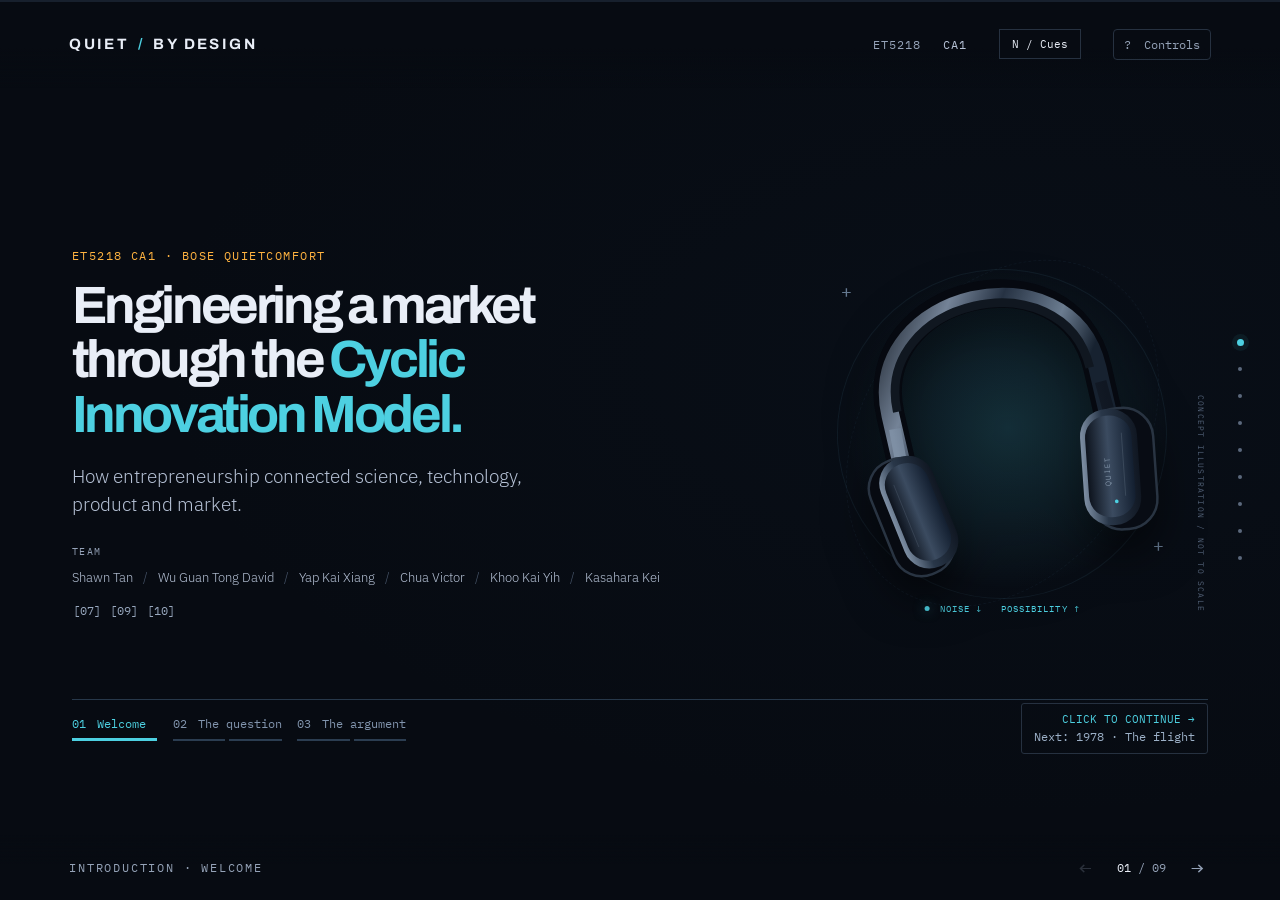
<file: website/index.html>
<!doctype html>
<html lang="en">
<head>
  <meta charset="utf-8">
  <meta name="viewport" content="width=device-width, initial-scale=1">
  <meta name="theme-color" content="#070b12">
  <meta name="description" content="Bose QuietComfort: a case study of commercialisation through the Cyclic Innovation Model. ET5218 CA1.">
  <title>Twenty-Two Years of Quiet — Bose × CIM</title>
  <link rel="preconnect" href="https://fonts.googleapis.com">
  <link rel="preconnect" href="https://fonts.gstatic.com" crossorigin>
  <link href="https://fonts.googleapis.com/css2?family=Archivo:wght@400;600;700;800;900&family=IBM+Plex+Mono:wght@400;500&family=IBM+Plex+Sans:wght@300;400;500;600&display=swap" rel="stylesheet">
  <link rel="stylesheet" href="styles.css?v=20260914-script2">
  <link rel="stylesheet" href="technology.css?v=20260914-script2">
  <link rel="stylesheet" href="product.css?v=20260914-script2">
  <link rel="stylesheet" href="story.css?v=20260915-victor">
  <link rel="stylesheet" href="science.css?v=20260915-victor">
  <link rel="stylesheet" href="market.css?v=20260914-script2">
  <link rel="stylesheet" href="refinements.css?v=20260915-victor">
</head>
<body>
  <div class="progress" aria-hidden="true"><i id="progress-fill"></i></div>
  <header class="masthead"><a href="#opening" class="brand" aria-label="Go to opening">QUIET<span> / </span>BY DESIGN</a><span class="course">ET5218 <b>CA1</b></span><button class="utility" id="help-open" aria-label="Open presentation controls">? <span>Controls</span></button></header>
  <main id="deck" aria-label="Bose QuietComfort presentation"></main>
  <nav id="rail" class="rail" aria-label="Presentation sections"></nav>
  <footer class="deck-footer"><span id="chapter-label">INTRODUCTION</span><div class="pager"><button id="previous" aria-label="Previous section">←</button><span><b id="page-number">01</b> / <span id="page-total">09</span></span><button id="next" aria-label="Next section">→</button></div></footer>
  <div class="sr-only" id="announcement" aria-live="polite" aria-atomic="true"></div>
  <dialog id="help-dialog"><form method="dialog"><button class="dialog-close" aria-label="Close controls">×</button></form><p class="eyebrow">PRESENTATION CONTROLS</p><h2>One idea.<br>One gesture.</h2><p>Scroll, swipe, or use the arrow keys to move. Page Up / Down and Space also work. Home and End jump to the first and last section.</p><p>Technology has eight visual steps: each gesture advances one explanation before continuing to Product creation. Scroll up to revisit a step. Numbered buttons jump within the explanation. The introduction, Scientific exploration, Product creation, Market transitions and the conclusion build one point per click, scroll or arrow key; click the stage to advance.</p><p>Long sections scroll inside their own frame. The right-hand markers jump directly to a chapter.</p><p><kbd>F</kbd> Full screen <span class="muted"> · </span> <kbd>?</kbd> These controls</p><div class="help-links"><a href="../PRESENTATION_GUIDE.md" target="_blank" rel="noopener">Presentation guide ↗</a><a href="recording.html" target="_blank" rel="noopener">Presenter layout ↗</a><button id="print-deck">Print / save slides as PDF ↗</button></div><p class="small muted">ET5218 requires PowerPoint slides and a separately recorded MP4 with all presenters visible. This website and its AI-generated working scripts are preparation materials; they are not the required final submission. Follow the brief's AIAS restrictions.</p></dialog>
  <script src="cim-figure.js?v=20260914-script2"></script>
  <script src="intro.js?v=20260915-victor"></script>
  <script src="conclusion.js?v=20260915-victor"></script>
  <script src="science.js?v=20260915-victor"></script>
  <script src="headset-scene.js?v=20260914-script2"></script>
  <script src="technology.js?v=20260915-merged"></script>
  <script src="product.js?v=20260915-victor"></script>
  <script src="market-visuals.js?v=20260914-script2"></script>
  <script src="market.js?v=20260914-script2"></script>
  <script src="refined-chapters.js?v=20260915-victor"></script>
  <script src="app.js?v=20260915-all-slides"></script>
  <script src="presenter-cues.js?v=20260915-victor"></script>
</body>
</html>
</file>
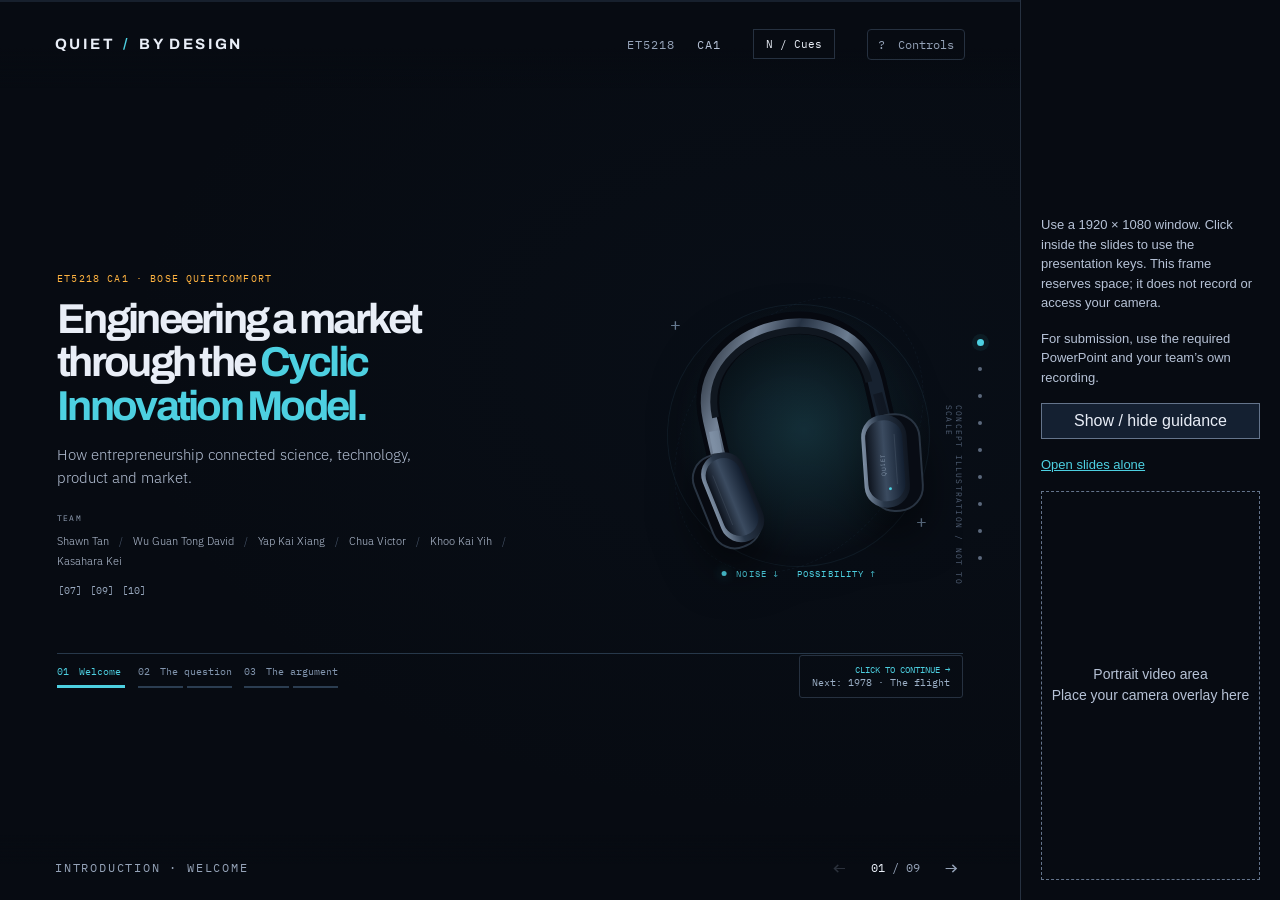
<file: website/recording.html>
<!doctype html>
<html lang="en">
<head><meta charset="utf-8"><meta name="viewport" content="width=device-width,initial-scale=1"><title>CA1 — Presenter layout</title>
<style>
*{box-sizing:border-box}html,body{margin:0;height:100%;background:#070b12;color:#b6c2d6;font-family:Arial,sans-serif}body{display:grid;grid-template-columns:minmax(0,1fr) 260px}iframe{width:100%;height:100%;border:0}aside{padding:20px;display:flex;flex-direction:column;justify-content:flex-end;gap:16px;border-left:1px solid #263140}figure{order:5;margin:0;aspect-ratio:9/16;display:grid;place-items:center;border:1px dashed #64748b;color:#b6c2d6;font-size:14px;text-align:center;line-height:1.5}p{font-size:13px;line-height:1.5;margin:0}a{color:#4dd0e1}body.clean aside p{display:none}body.clean aside{padding-bottom:40px}body.clean figure{order:5}button{font:inherit;background:#142031;color:#e9eef7;border:1px solid #64748b;padding:8px;cursor:pointer}body.clean button{opacity:0}body.clean button:focus,body.clean button:hover{opacity:1}@media(max-width:1100px){body{grid-template-columns:minmax(0,1fr) 200px}aside{padding:12px}}
</style></head>
<body><iframe src="index.html" title="CA1 presentation"></iframe><aside><figure>Portrait video area<br>Place your camera overlay here</figure><p>Use a 1920 × 1080 window. Click inside the slides to use the presentation keys. This frame reserves space; it does not record or access your camera.</p><p>For submission, use the required PowerPoint and your team’s own recording.</p><button type="button" onclick="document.body.classList.toggle('clean')">Show / hide guidance</button><p><a href="index.html">Open slides alone</a></p></aside></body></html>
</file>
<file: website/styles.css>
:root{--ground:#070b12;--ground-2:#0c1320;--ink:#e9eef7;--ink-2:#b6c2d6;--muted:#95a3b8;--signal:#ffb340;--anti:#4dd0e1;--hot:#ff6b57;--ok:#8fd694;--line:#263140;--vh:800px;--mono:'IBM Plex Mono',monospace;--body:'IBM Plex Sans',sans-serif;--display:'Archivo',sans-serif}
*{box-sizing:border-box}html,body{margin:0;width:100%;height:100%;overflow:hidden;background:var(--ground);color:var(--ink);overscroll-behavior:none}body{font-family:var(--body);font-weight:300;-webkit-font-smoothing:antialiased}button,a{-webkit-tap-highlight-color:transparent}button{font:inherit;color:inherit;cursor:pointer}a{color:inherit;text-decoration:none}a:hover{color:var(--anti)}button:focus-visible,a:focus-visible,[tabindex]:focus-visible{outline:2px solid var(--anti);outline-offset:5px}button:disabled{opacity:.25;cursor:default}::selection{background:#4dd0e133}h1,h2,h3,p{margin:0}h1,h2,h3{font-family:var(--display)}h1,h2{font-weight:700;letter-spacing:-.065em;line-height:1.02}h1{font-size:clamp(64px,7.3vw,116px)}h2{font-size:clamp(45px,4.8vw,77px)}h3{font-size:22px;letter-spacing:-.035em;font-weight:600}em{font-style:normal;color:var(--anti)}p{line-height:1.55}svg{display:block;width:100%;overflow:hidden}svg text{font-family:var(--body)}svg text:not([fill]){fill:var(--ink-2)}.muted{color:var(--muted)}.small{font-size:12px;line-height:1.55}.amber{color:var(--signal)}.cyan{color:var(--anti)}.green{color:var(--ok)}.sr-only{position:absolute;width:1px;height:1px;padding:0;margin:-1px;overflow:hidden;clip:rect(0,0,0,0);white-space:nowrap;border:0}
.progress{position:fixed;top:0;left:0;right:0;height:2px;z-index:30;background:#17202d}.progress i{display:block;width:0;height:100%;background:var(--anti);transition:width 1.05s cubic-bezier(.66,.01,.16,1)}.masthead{position:fixed;top:0;left:0;right:0;height:88px;padding:0 5.4vw;display:flex;align-items:center;gap:32px;z-index:20;background:linear-gradient(var(--ground) 55%,#070b1200)}.brand{font-family:var(--display);font-size:13px;font-weight:700;letter-spacing:.16em}.brand span{color:var(--anti);margin:0 3px}.course{margin-left:auto;font:11px var(--mono);color:var(--muted);letter-spacing:.08em}.course b{color:var(--ink-2);font-weight:400;margin-left:14px}.utility{background:transparent;border:1px solid var(--line);border-radius:4px;font:12px var(--mono);padding:7px 10px;color:var(--muted)}.utility span{font-size:10px;margin-left:6px}.utility:hover{border-color:var(--anti);color:var(--ink)}#deck{height:calc(var(--vh)*var(--sections,10));will-change:transform;transition:transform 1050ms cubic-bezier(.66,.01,.16,1)}.section{height:var(--vh);width:100%;position:relative;overflow:hidden;background:var(--ground)}.section::before{content:'';position:absolute;inset:0;pointer-events:none;background:radial-gradient(ellipse at 80% 40%,#17304918,transparent 60%)}.section-scroll{height:100%;overflow:auto;overscroll-behavior:contain;scrollbar-width:thin;scrollbar-color:#344357 transparent;outline-offset:-3px!important;position:relative}.section-inner{width:min(1360px,100%);min-height:100%;margin:auto;padding:115px 8vw 88px 5.4vw;display:flex;flex-direction:column;justify-content:center}.eyebrow{font:10px var(--mono);letter-spacing:.18em;color:var(--signal);margin-bottom:25px;line-height:1.5}.intro{font-size:17px;color:var(--ink-2);margin-top:24px;line-height:1.55}.section-heading{margin-bottom:35px}.scope{font:10px/1.7 var(--mono);color:var(--muted);margin-top:18px;max-width:1050px}.citations{font:10px var(--mono);white-space:nowrap;color:var(--muted);display:inline-block;margin-left:8px}.citations a{padding:3px 1px}.split{display:grid;grid-template-columns:1fr 1.1fr;gap:7vw;align-items:center}.rail{position:fixed;right:28px;top:50%;transform:translateY(-50%);z-index:22;display:flex;flex-direction:column;gap:3px}.rail-marker{height:24px;width:24px;position:relative;background:transparent;border:0;display:grid;place-items:center}.rail-marker::after{content:'';height:4px;width:4px;border-radius:50%;background:#5b687c;transition:all .3s}.rail-marker[aria-current]::after{background:var(--anti);width:7px;height:7px;box-shadow:0 0 0 5px #4dd0e112}.rail-marker span{position:absolute;right:33px;white-space:nowrap;font:10px var(--mono);background:#101927;padding:7px 10px;border:1px solid var(--line);opacity:0;pointer-events:none;transform:translateX(5px);transition:.2s}.rail-marker:hover span,.rail-marker:focus-visible span{opacity:1;transform:none}.deck-footer{position:fixed;left:0;right:0;bottom:0;height:65px;z-index:20;padding:0 5.4vw;display:flex;align-items:center;justify-content:space-between;background:linear-gradient(#070b1200,var(--ground) 45%);pointer-events:none}.deck-footer>span{font:9px var(--mono);letter-spacing:.15em;color:var(--muted)}.pager{display:flex;gap:18px;align-items:center;font:10px var(--mono);color:var(--muted);pointer-events:auto}.pager b{color:var(--ink);font-weight:400}.pager button{border:0;background:transparent;font-size:21px;padding:7px}.pager button:hover{color:var(--anti)}
.hero-grid{display:grid;grid-template-columns:1.12fr 1fr;align-items:center;position:relative}.hero-copy{z-index:2}.hero-description{font-size:17px;color:var(--ink-2);margin-top:28px}.hero-dates{display:flex;align-items:center;gap:25px;margin-top:35px}.hero-dates div{display:flex;flex-direction:column;gap:6px}.hero-dates b{font:21px var(--mono);font-weight:400}.hero-dates span{font-size:11px;color:var(--muted)}.hero-dates i{color:#536074;font-style:normal}.team{margin-top:34px}.team>span{font:8px var(--mono);letter-spacing:.17em;color:var(--muted)}.team p{font-size:10px;color:var(--ink-2);margin-top:8px;line-height:1.8}.team i{color:#48566b;font-style:normal;margin:0 7px}.hero-art{position:relative;margin-right:-50px;margin-left:-30px;aspect-ratio:1}.hero-art .headphones{position:relative;z-index:1;filter:drop-shadow(0 22px 22px #0008);animation:float 8s ease-in-out infinite}.orbital{position:absolute;border:1px solid #34516535;border-radius:50%;inset:7%;transform:rotate(-25deg)}.orbital-b{inset:1% 14%;border-style:dashed;border-color:#35536b24;transform:rotate(35deg)}.art-cross{position:absolute;color:#657990;font:18px var(--mono)}.cross-a{left:8%;top:10%}.cross-b{right:8%;bottom:18%}.art-label{position:absolute;bottom:3%;left:50%;transform:translateX(-50%);font:9px var(--mono);letter-spacing:.12em;white-space:nowrap;color:var(--anti);display:flex;align-items:center;gap:10px}.live-dot{display:inline-block;width:5px;height:5px;background:var(--anti);border-radius:50%;box-shadow:0 0 12px #4dd0e188}.schematic-label{position:absolute;right:-12px;top:40%;writing-mode:vertical-rl;font:8px var(--mono);letter-spacing:.15em;color:#546379}.hero-bottom{margin-top:22px;display:flex;align-items:center;gap:24px}.hero-wave{position:relative;flex:1;height:40px;max-width:560px;overflow:hidden;mask-image:linear-gradient(90deg,transparent,#000 10%,#000 85%,transparent)}.hero-wave .wave-svg{position:absolute;inset:0;height:40px}.hero-wave .anti{animation:opening-wave 2s ease both}.hero-wave .noise{animation:opening-wave 1.6s ease both}.scroll-hint{font:9px var(--mono);letter-spacing:.14em;white-space:nowrap;color:var(--muted);transition:opacity .5s}.scroll-hint b{font-size:16px;color:var(--ink);margin-left:10px}.has-advanced .scroll-hint{opacity:0}.wave-path{fill:none;stroke:var(--signal);stroke-width:1.4;vector-effect:non-scaling-stroke;animation:wave-travel 3.5s linear infinite}.anti .wave-path{stroke:var(--anti);transform:scaleY(-1);animation:anti-travel 4.5s linear infinite}.sum .wave-path{stroke:var(--ok);animation-duration:3.5s}.wave-svg{height:84px}
.metrics{display:grid;grid-template-columns:1fr 1fr 1.15fr;margin:6px 0 35px;border-top:1px solid var(--line);border-bottom:1px solid var(--line)}.metric{padding:28px 26px 28px 0}.metric+.metric{border-left:1px solid var(--line);padding-left:28px}.metric-kicker{font:9px var(--mono);color:var(--muted);letter-spacing:.07em}.metric strong{display:block;font:clamp(38px,4.6vw,68px) var(--display);letter-spacing:-.06em;margin:15px 0;font-weight:600;font-variant-numeric:tabular-nums}.metric-signal strong{color:var(--signal)}.metric p{font-size:12px;color:var(--ink-2)}.metric p span{display:block;font:9px var(--mono);margin-top:7px;color:var(--muted)}.evidence-strip{display:flex;align-items:flex-start;gap:40px}.evidence-label{font:9px/1.6 var(--mono);color:var(--anti);letter-spacing:.12em;min-width:170px;padding-top:5px}.evidence-strip p{font-size:17px}.evidence-strip p .muted{font-size:14px}.fact-stack{margin-top:30px}.fact-stack p{display:flex;gap:22px;margin-bottom:20px}.fact-stack b{font:20px var(--mono);color:var(--signal)}.fact-stack span{font-size:13px;color:var(--ink-2)}.scope-panel{border:1px solid #293846;background:linear-gradient(130deg,#101c29,#090f18);padding:24px;box-shadow:0 24px 80px #0003}.instrument-top{display:flex;align-items:center;font:8px var(--mono);letter-spacing:.1em;color:var(--muted);gap:8px;padding-bottom:18px;border-bottom:1px solid var(--line)}.instrument-top .live-dot{margin-left:auto}.trace{position:relative;padding:21px 0 5px;background-image:linear-gradient(#23334336 1px,transparent 1px),linear-gradient(90deg,#23334336 1px,transparent 1px);background-size:25px 25px;border-bottom:1px solid var(--line)}.trace>span{font:8px var(--mono);letter-spacing:.08em;color:var(--ink-2);background:#0d1723;position:relative;z-index:2;padding-right:8px}.trace>span b{margin-right:10px;font-weight:400}.instrument-note{font:9px/1.7 var(--mono);color:var(--muted);margin-top:20px}.collapse-wave{transform-origin:center}.active .collapse-wave{animation:collapse 1.9s 1.5s both}.flat-baseline{position:absolute;left:0;right:0;bottom:46px;border-top:1px solid #8fd69422}.cycle-note{border-top:1px solid var(--line);margin-top:35px;padding-top:20px;display:flex;align-items:center;gap:22px;flex-wrap:wrap}.cycle-tag{font:8px/1.5 var(--mono);letter-spacing:.07em;color:var(--signal);border-left:2px solid;padding-left:12px;max-width:265px}.technology-tag{color:#9bb84a}.product-tag{color:#d8c93f}.market-tag{color:#b79ad9}.cycle-note p{font-size:13px;color:var(--ink-2)}.cycle-note p b{font-weight:400;color:var(--anti);margin:0 9px}.cycle-note .citations{margin-left:auto}.cycle-note .muted{font-size:10px}
.signal-system{padding:24px 28px 20px;border:1px solid var(--line);background:#0c1520}.signal-caption{display:flex;justify-content:space-between;font:8px var(--mono);letter-spacing:.08em;color:var(--muted);gap:20px;margin-bottom:24px}.signal-row{display:flex;align-items:center}.signal-node{flex:1;text-align:center}.node-number{font:8px var(--mono);letter-spacing:.1em;color:var(--muted)}.node-symbol{font:36px var(--mono);height:55px;display:grid;place-items:center;color:var(--anti);margin:12px auto}.signal-node h3{font-size:17px}.signal-node p{font-size:11px;color:var(--muted);margin-top:6px}.connector{flex:0 1 65px}.connector path{fill:none;stroke:var(--anti);stroke-width:1.2;stroke-dasharray:5 5;animation:dash 1.8s linear infinite}.feedback-line{height:34px;border:1px dashed #66784c;border-top:0;width:54%;margin:18px 11% 0 auto;display:flex;align-items:flex-end;justify-content:center}.feedback-line span{font:8px var(--mono);letter-spacing:.07em;color:#a5bb79;background:#0c1520;transform:translateY(6px);padding:0 10px;text-align:center}.three-notes{display:grid;grid-template-columns:repeat(3,1fr);gap:30px;margin-top:25px}.three-notes p{font-size:12px;color:var(--muted);line-height:1.6}.three-notes b{display:block;color:var(--ink-2);font-size:13px;margin-bottom:6px;font-weight:500}.chronology-note{font-size:11px;color:var(--ink-2);margin-top:23px;border-left:2px solid var(--signal);padding-left:14px;max-width:920px}.chronology-note span{font:8px var(--mono);color:var(--signal);margin-right:12px}.section-technology .cycle-note{margin-top:23px}.active .signal-node{animation:rise .7s both}.active .signal-node:nth-child(3){animation-delay:.28s}.active .signal-node:nth-child(5){animation-delay:.56s}.active .signal-node:nth-child(7){animation-delay:.84s}
.product-grid{gap:7vw;grid-template-columns:1fr 1fr}.product-history{margin-top:24px}.product-history p{display:flex;gap:18px;padding:14px 0;border-top:1px solid var(--line)}.product-history b{font:12px/1.6 var(--mono);color:var(--signal);min-width:86px}.product-history span{font-size:12px;color:var(--ink-2)}.product-grid .small{margin-top:16px}.product-card{border:1px solid var(--line);background:#0d1520;padding:0 24px 20px}.product-art{height:245px;position:relative;overflow:hidden;border-bottom:1px solid var(--line)}.product-art .headphones{height:300px;width:300px;position:absolute;right:-20px;top:-40px;transform:rotate(10deg)}.product-mark{position:absolute;bottom:22px;left:0;font:36px var(--display);font-weight:600;letter-spacing:-.05em}.product-mark span{display:block;font:7px var(--mono);letter-spacing:.08em;margin-top:8px;color:var(--muted)}.spec-rows>div{padding:12px 0;display:flex;gap:18px;justify-content:space-between;border-bottom:1px solid #26314088}.spec-rows span{font:8px var(--mono);color:var(--muted);padding-top:3px}.spec-rows b{font-size:11px;font-weight:400;text-align:right}.product-card .small{font-size:10px;color:var(--muted)}.active .spec-rows>div{animation:wipe .6s both}.active .spec-rows>div:nth-child(2){animation-delay:.2s}.active .spec-rows>div:nth-child(3){animation-delay:.4s}.active .spec-rows>div:nth-child(4){animation-delay:.6s}
.market-cards{display:grid;grid-template-columns:repeat(3,1fr);gap:18px}.market-card{background:linear-gradient(130deg,#121b29,#0b111c);border:1px solid var(--line);padding:22px 24px;position:relative;display:flex;flex-direction:column}.context-icon{width:68px;height:76px;color:var(--anti);margin-bottom:22px}.market-card:first-child .context-icon{color:var(--signal)}.market-card:last-child .context-icon{color:#b79ad9}.context-date{font:8px var(--mono);color:var(--muted);letter-spacing:.08em;margin-bottom:15px}.market-card h3{font-size:24px;line-height:1.15;min-height:55px}.market-card p{font-size:12px;color:var(--ink-2);margin:16px 0 24px}.context-foot{font:7px/1.6 var(--mono);letter-spacing:.05em;color:var(--muted);padding-top:15px;border-top:1px solid var(--line);margin-top:auto}.active .market-card{animation:rise .8s both}.active .market-card:nth-child(2){animation-delay:.22s}.active .market-card:nth-child(3){animation-delay:.44s}
.cim-layout{display:grid;grid-template-columns:.85fr 1.25fr;gap:35px;align-items:center}.cim-copy h2{font-size:clamp(45px,4.6vw,70px)}.entrepreneur-actions{margin-top:25px}.entrepreneur-actions article{display:flex;gap:15px;padding:12px 0}.entrepreneur-actions article>span{font:9px var(--mono);color:var(--anti);padding-top:4px}.entrepreneur-actions h3{font-size:16px;letter-spacing:-.02em}.entrepreneur-actions p{font-size:11px;color:var(--muted);margin-top:5px;max-width:300px}.cim-figure .scope{font-size:8px;max-width:560px;margin:0 auto}.cim-orbit{fill:none;stroke:#2a384b;stroke-dasharray:2 9}.active .cim-hub{animation:hub-in .9s both,hub-breathe 6s 2s ease-in-out infinite;transform-origin:320px 280px}.active .cim-node{animation:rise .7s both}.active .node-0{animation-delay:.28s}.active .node-1{animation-delay:.56s}.active .node-2{animation-delay:.84s}.active .node-3{animation-delay:1.12s}.active .cim-arcs{animation:appear 1s 1.4s both}.active .cim-labels{animation:appear .8s 1.8s both}.active .cycle-arc{stroke-dasharray:200;stroke-dashoffset:200;animation:arc-draw 1.2s 1.4s forwards,arc-light 11s 2.6s infinite}.active .arc-1{animation-delay:1.4s,5.35s}.active .arc-2{animation-delay:1.4s,8.1s}.active .arc-3{animation-delay:1.4s,10.85s}
.section-cycle h2{font-size:clamp(42px,4.5vw,69px)}.muted-word{color:var(--muted)}.comparison{display:grid;grid-template-columns:.7fr 1.3fr;gap:40px}.column-title{display:block;font:8px var(--mono);color:var(--muted);letter-spacing:.12em;margin-bottom:20px}.timeline-column{border-right:1px solid var(--line);padding-right:30px;color:var(--muted)}.timeline-column>div{height:79px;display:flex;align-items:center;gap:20px;border-top:1px solid #26314070}.timeline-column b{font:17px var(--mono);color:#8b96a7}.timeline-column p{font-size:12px}.flow-column article{display:flex;align-items:center;gap:13px;min-height:79px;padding:15px 0;border-top:1px solid var(--line)}.flow-column b{font-size:13px;font-weight:500}.flow-column p{font-size:11px;color:var(--muted);margin-top:4px}.flow-dot{flex:0 0 6px;width:6px;height:6px;background:var(--signal);border-radius:50%}.technology-dot{background:#9bb84a}.product-dot{background:#d8c93f}.market-dot{background:#9a7bc0}.evidence-pill{font:6px/1.6 var(--mono);color:var(--muted);margin-left:auto;width:80px;flex-shrink:0;border:1px solid var(--line);padding:5px 7px}.active .flow-column article{animation:rise .65s both}.active .flow-column article:nth-of-type(2){animation-delay:.28s}.active .flow-column article:nth-of-type(3){animation-delay:.56s}.active .flow-column article:nth-of-type(4){animation-delay:.84s}.takeaway{display:flex;align-items:center;gap:35px;margin-top:24px;padding-top:24px;border-top:1px solid var(--line)}.takeaway>span{font:9px var(--mono);color:var(--signal);letter-spacing:.12em}.takeaway p{font:23px/1.3 var(--display);letter-spacing:-.03em}.takeaway .citations{margin-left:auto}
.section-sources .section-inner{justify-content:flex-start}.closing-heading h2{font-size:clamp(44px,5vw,75px)}.closing-thanks{font:18px var(--display);margin:28px 0 40px}.closing-thanks span{color:var(--muted);font:11px var(--mono);margin-left:20px}.source-heading{display:flex;justify-content:space-between;gap:20px;font:8px/1.6 var(--mono);letter-spacing:.1em;color:var(--muted);border-top:1px solid var(--line);padding:20px 0}.sources-grid{display:grid;grid-template-columns:1fr 1fr;column-gap:35px}.source-item{display:flex;gap:12px;padding:15px 0;border-top:1px solid #26314099;align-items:flex-start}.source-item>span{font:9px var(--mono);color:var(--anti);padding-top:3px}.source-item b{font-size:12px;font-weight:400;color:var(--ink-2)}.source-item p{font-size:10px;color:var(--muted);margin-top:4px}.source-item i{font-style:normal;margin-left:auto;color:var(--muted)}.source-item:hover b,.source-item:hover i{color:var(--anti)}
dialog{background:#101927;border:1px solid #354357;border-radius:10px;color:var(--ink);width:min(560px,calc(100% - 32px));max-height:85vh;overflow:auto;padding:38px;box-shadow:0 30px 100px #0009}dialog::backdrop{background:#02060dcb;backdrop-filter:blur(8px)}dialog h2{font-size:45px;margin-bottom:25px}dialog p{font-size:14px;color:var(--ink-2);margin:18px 0}dialog .eyebrow{font-size:9px;color:var(--signal)}dialog .small{font-size:11px;color:var(--muted);border-top:1px solid var(--line);padding-top:20px}.dialog-close{position:absolute;right:14px;top:12px;background:transparent;border:0;font-size:26px;color:var(--muted)}kbd{font:11px var(--mono);border:1px solid #43516a;padding:3px 6px;border-radius:3px}.help-links{display:flex;flex-wrap:wrap;gap:15px;margin-top:25px;font-size:12px;color:var(--anti)}.help-links button{background:none;border:0;padding:0;color:var(--anti);font-size:12px}
.active .reveal{animation:rise .85s var(--delay,0ms) both}.section:not(.active) *{animation-play-state:paused!important}@keyframes rise{from{opacity:0;transform:translateY(22px)}to{opacity:1;transform:translateY(0)}}@keyframes appear{from{opacity:0}to{opacity:1}}@keyframes wipe{from{opacity:0;clip-path:inset(0 100% 0 0)}to{opacity:1;clip-path:inset(0 0 0 0)}}@keyframes wave-travel{from{transform:translateX(0)}to{transform:translateX(-100px)}}@keyframes anti-travel{from{transform:translateX(0) scaleY(-1)}to{transform:translateX(-100px) scaleY(-1)}}@keyframes collapse{from{transform:scaleY(1)}to{transform:scaleY(.03)}}@keyframes opening-wave{0%,15%{transform:scaleY(.01);clip-path:inset(0 100% 0 0)}50%{transform:scaleY(.01);clip-path:inset(0 0 0 0)}100%{transform:scaleY(1);clip-path:inset(0 0 0 0)}}@keyframes dash{to{stroke-dashoffset:-40}}@keyframes float{0%,100%{transform:translateY(0)}50%{transform:translateY(-9px)}}@keyframes hub-in{from{opacity:0;transform:scale(.7)}to{opacity:1;transform:scale(1)}}@keyframes hub-breathe{0%,100%{opacity:1}50%{opacity:.65}}@keyframes arc-draw{to{stroke-dashoffset:0}}@keyframes arc-light{0%,23%{stroke:var(--anti);filter:drop-shadow(0 0 4px #4dd0e188)}25%,100%{stroke:#8092ae;filter:none}}
@media(min-width:1500px){.section-inner{padding-left:45px;padding-right:70px}.hero-art{margin-right:-40px}.hero-grid{gap:20px}}
@media(max-height:790px) and (min-width:901px){.section-inner{padding-top:90px;padding-bottom:75px}.masthead{height:70px}h1{font-size:clamp(60px,6.6vw,100px)}h2{font-size:clamp(40px,4.4vw,65px)}.eyebrow{margin-bottom:18px}.hero-description{margin-top:22px}.hero-dates{margin-top:23px}.team{margin-top:22px}.hero-art{max-height:450px}.hero-bottom{margin-top:8px}.section-heading{margin-bottom:23px}.intro{margin-top:18px;font-size:15px}.cycle-note{margin-top:25px}.scope{font-size:9px}.metric{padding-top:22px;padding-bottom:22px}.product-art{height:205px}.product-art .headphones{height:265px;width:265px}.market-card{padding:18px 22px}.context-icon{height:60px;width:60px;margin-bottom:15px}.market-card p{margin:12px 0 18px}.cim-svg{max-height:475px}.entrepreneur-actions article{padding:10px 0}.cim-copy h2{font-size:54px}}
@media(max-width:1000px){.hero-art{margin-right:-20px}.hero-grid{grid-template-columns:1.15fr 1fr}.hero-description{font-size:15px}.split{gap:35px}.section-inner{padding-right:9vw}.metric strong{font-size:43px}.metric+.metric{padding-left:20px}.metric{padding-right:16px}.signal-caption{font-size:7px}.signal-node h3{font-size:14px}.market-card{padding:20px 17px}.market-card h3{font-size:21px}.cim-layout{gap:10px}.cim-copy h2{font-size:48px}.cim-figure .scope{font-size:7px}.comparison{gap:24px}.evidence-pill{display:none}}
@media(max-width:700px){.masthead{height:66px;padding:0 22px;gap:14px}.brand{font-size:10px;letter-spacing:.11em}.course{font-size:9px}.course b{margin-left:6px}.utility{padding:5px 8px;font-size:11px}.utility span{display:none}.rail{right:5px;gap:0}.rail-marker{width:23px;height:23px}.deck-footer{height:58px;padding:0 22px}.deck-footer>span{max-width:180px;font-size:7px;letter-spacing:.06em}.pager{gap:10px;font-size:9px}.pager button{font-size:18px}.section-inner{padding:90px 38px 80px 24px;justify-content:flex-start}h1{font-size:clamp(52px,10.8vw,76px)}h2{font-size:clamp(40px,8.8vw,60px)}.eyebrow{font-size:8px;letter-spacing:.1em;margin-bottom:20px}.intro{font-size:14px;margin-top:20px}.hero-grid{grid-template-columns:1fr}.hero-description{font-size:14px;margin-top:22px}.hero-dates{margin-top:24px;gap:24px}.hero-dates b{font-size:17px}.hero-dates span{font-size:9px}.hero-art{position:absolute;right:-16px;bottom:-9px;width:155px;height:155px;margin:0;opacity:.85}.hero-art .art-label,.hero-art .schematic-label,.hero-art .art-cross{display:none}.team{margin-top:30px;max-width:205px}.team p{font-size:8px}.team>span{font-size:7px}.team i{margin:0 3px}.hero-bottom{margin-top:35px;gap:10px}.hero-wave{height:35px}.scroll-hint{font-size:7px;letter-spacing:.03em}.hero-bottom>.citations{display:none}.section-opening .section-inner{justify-content:center;padding-top:95px}.split{grid-template-columns:1fr;gap:28px}.section-heading{margin-bottom:25px}.metrics{grid-template-columns:1fr;margin-bottom:24px}.metric,.metric+.metric{border-left:0;padding:18px 0;display:grid;grid-template-columns:1fr auto;align-items:center;gap:7px}.metric+.metric{border-top:1px solid var(--line)}.metric-kicker{font-size:8px}.metric strong{grid-column:2;grid-row:1/3;font-size:38px;margin:0}.metric p{font-size:11px}.metric p span{font-size:7px;margin-top:4px}.evidence-strip{display:block}.evidence-label{display:block;font-size:8px;margin-bottom:12px}.evidence-strip p{font-size:14px}.evidence-strip p .muted{font-size:12px}.scope{font-size:8px;line-height:1.65;margin-top:15px}.fact-stack{display:flex;gap:20px;margin-top:25px}.fact-stack p{display:block;margin:0;flex:1}.fact-stack b{font-size:16px}.fact-stack span{display:block;font-size:11px;margin-top:8px}.scope-panel{padding:17px}.instrument-top{font-size:6px;gap:5px;padding-bottom:13px}.trace{padding-top:13px}.trace>span{font-size:6px}.trace>span b{margin-right:5px}.trace .wave-svg{height:65px}.flat-baseline{bottom:37px}.instrument-note{font-size:8px;margin-top:15px}.cycle-note{margin-top:25px;padding-top:17px;gap:12px;align-items:flex-start}.cycle-tag{font-size:7px;max-width:none}.cycle-note p{width:100%;font-size:11px}.cycle-note .citations{margin-left:0}.cycle-note .muted{font-size:8px}.signal-system{padding:20px 15px}.signal-caption{display:block;font-size:7px;line-height:1.6;margin-bottom:15px}.signal-caption span{display:block}.signal-caption span+span{font-size:6px;margin-top:4px}.signal-row{display:grid;grid-template-columns:1fr 28px 1fr;row-gap:15px}.signal-node{min-width:0}.signal-node:nth-child(5){grid-column:1;grid-row:2}.signal-node:nth-child(7){grid-column:3;grid-row:2}.connector:nth-child(4){display:none}.connector:nth-child(6){grid-column:2;grid-row:2}.node-number{font-size:6px}.node-symbol{height:36px;font-size:28px;margin:7px auto}.signal-node h3{font-size:13px}.signal-node p{font-size:9px}.feedback-line{width:70%;margin-right:10%;height:27px}.feedback-line span{font-size:6px;max-width:220px}.three-notes{gap:13px;margin-top:20px}.three-notes p{font-size:10px}.three-notes b{font-size:11px}.chronology-note{font-size:10px;margin-top:20px}.chronology-note span{display:block;margin-bottom:7px}.product-history b{font-size:10px;min-width:80px}.product-history span{font-size:11px}.product-card{padding:0 18px 18px}.product-art{height:205px}.product-art .headphones{height:260px;width:260px}.product-mark{font-size:30px}.spec-rows b{font-size:10px}.spec-rows span{font-size:7px}.market-cards{grid-template-columns:1fr;gap:14px}.market-card{padding:20px}.context-icon{position:absolute;top:17px;right:18px;width:46px;height:46px}.context-date{font-size:7px;padding-right:45px;margin:5px 0 19px}.market-card h3{font-size:24px;min-height:auto;max-width:240px}.market-card p{font-size:12px;margin:15px 0 20px}.context-foot{font-size:6px}.cim-layout{grid-template-columns:1fr;gap:20px}.cim-copy h2{font-size:44px}.entrepreneur-actions{display:grid;grid-template-columns:1fr 1fr;gap:13px;margin-top:23px}.entrepreneur-actions article{gap:9px;padding:5px 0}.entrepreneur-actions h3{font-size:13px}.entrepreneur-actions p{font-size:10px}.entrepreneur-actions article>span{font-size:7px}.cim-figure{margin-left:-12px;margin-right:-12px}.cim-svg{min-height:280px}.cim-figure .scope{padding:0 12px;font-size:7px}.section-cycle h2{font-size:38px}.comparison{grid-template-columns:1fr;gap:26px}.timeline-column{border-right:0;padding-right:0}.timeline-column>div{height:48px}.timeline-column b{font-size:14px}.timeline-column p{font-size:11px}.column-title{font-size:7px;margin-bottom:12px}.flow-column article{min-height:75px}.flow-column b{font-size:12px}.flow-column p{font-size:10px}.takeaway{gap:17px;flex-wrap:wrap;margin-top:22px;padding-top:20px}.takeaway>span{font-size:8px}.takeaway p{font-size:21px}.takeaway .citations{margin:0}.closing-heading h2{font-size:43px}.closing-thanks{font-size:17px;margin-bottom:30px}.closing-thanks span{font-size:9px;margin-left:12px}.source-heading{display:block;font-size:7px}.source-heading span{display:block}.source-heading span+span{font-size:6px;margin-top:7px}.sources-grid{grid-template-columns:1fr}.source-item b{font-size:11px}.source-item p{font-size:9px}dialog{padding:28px}dialog h2{font-size:38px}}
.scope-panel .anti .wave-path{animation-duration:3.5s}
.section-market .section-heading{margin-bottom:25px}.section-market .context-icon{margin-bottom:14px}.section-market .cycle-note{margin-top:25px}
@media(max-width:700px){.hero-art{width:130px;height:130px;bottom:-60px}}
/* Presentation-size typography: supporting copy must be readable at a distance. */
.intro,.hero-description{font-size:22px;line-height:1.45}
.eyebrow{font-size:13px;letter-spacing:.12em}
.hero-dates b{font-size:27px}.hero-dates span{font-size:15px}
.team>span,.metric-kicker,.evidence-label,.column-title,.source-heading{font-size:12px}
.team p{font-size:14px}.team{margin-top:25px}
.metric p{font-size:17px}.metric p span{font-size:12px;line-height:1.5}
.metric strong{font-size:clamp(48px,4.6vw,68px)}
.evidence-strip p{font-size:21px}.evidence-strip p .muted{font-size:17px}
.scope,.cim-figure .scope,.citations{font-size:12px;line-height:1.6;color:#99a9bf}
.fact-stack span{font-size:18px}.fact-stack b{font-size:25px}
.instrument-top,.trace>span{font-size:11px;letter-spacing:.02em}
.instrument-note{font-size:12px}
.cycle-tag{font-size:11px;max-width:310px}.cycle-note p{font-size:17px}.cycle-note .muted{font-size:12px}
.signal-caption,.node-number{font-size:11px;letter-spacing:.02em}
.signal-node h3{font-size:22px}.signal-node p{font-size:15px}
.feedback-line span{font-size:11px;letter-spacing:0}
.three-notes p{font-size:17px}.three-notes b{font-size:19px}
.chronology-note{font-size:15px}.chronology-note span{font-size:11px}
.product-history b{font-size:15px;min-width:110px}.product-history span{font-size:17px}
.product-grid .small{font-size:15px}.spec-rows span{font-size:11px}.spec-rows b{font-size:15px}
.product-mark span{font-size:10px}.product-card .small{font-size:14px}
.market-card h3{font-size:28px}.market-card p{font-size:18px;line-height:1.45}
.context-date,.context-foot{font-size:11px;line-height:1.5;letter-spacing:0}
.entrepreneur-actions h3{font-size:21px}.entrepreneur-actions p{font-size:16px;max-width:360px}.entrepreneur-actions article>span{font-size:12px}
.cim-node text{font-size:18px}.cim-hub text:first-of-type{font-size:17px}.cim-labels text{font-size:12px}
.timeline-column p{font-size:17px}.timeline-column b{font-size:21px}
.flow-column b{font-size:18px}.flow-column p{font-size:15px}.flow-column article{min-height:92px}
.timeline-column>div{min-height:92px;height:auto}.evidence-pill{display:none}
.takeaway>span{font-size:12px}.takeaway p{font-size:28px}
.closing-thanks{font-size:24px}.closing-thanks span{font-size:14px}
.source-item b{font-size:17px}.source-item p{font-size:14px}.source-item>span{font-size:12px}
.brand{font-size:15px}.course,.utility,.utility span{font-size:12px}
.deck-footer>span,.pager,.rail-marker span{font-size:12px}.scroll-hint{font-size:11px}
dialog p{font-size:18px}dialog .small{font-size:14px}.help-links,.help-links button{font-size:15px}
@media(min-width:701px){.section-heading{margin-bottom:24px}.section-inner{padding-top:105px}.cycle-note{margin-top:24px;gap:16px}.metrics{margin-bottom:24px}.market-card{padding:20px}.section-market .context-icon{height:52px;width:52px;margin-bottom:12px}.section-market .section-heading{margin-bottom:20px}.market-card p{margin:12px 0 18px}.hero-art{margin-left:0}.hero-grid{grid-template-columns:1.2fr 1fr}.hero-dates{margin-top:26px}.cim-layout{grid-template-columns:.95fr 1.25fr}}
@media(max-width:1000px) and (min-width:701px){.metrics{grid-template-columns:1fr 1fr 1.2fr}.metric strong{font-size:45px}.metric-kicker,.metric p span{font-size:11px}.signal-row{gap:4px}.signal-node h3{font-size:18px}.signal-node p{font-size:13px}.node-number{font-size:9px}.signal-caption{font-size:10px}.feedback-line span{font-size:9px}.market-card h3{font-size:24px}.market-card p{font-size:16px}}
@media(max-width:700px){
 .intro,.hero-description{font-size:18px}.eyebrow{font-size:11px;letter-spacing:.07em}
 .hero-dates b{font-size:23px}.hero-dates span{font-size:12px}.hero-dates{gap:18px}
 .team{max-width:none;padding-right:95px}.team>span{font-size:10px}.team p{font-size:12px}.team i{margin:0 2px}
 .hero-art{width:105px;height:105px;bottom:0;right:-5px}.hero-bottom{margin-top:24px}.scroll-hint{font-size:9px}
 .metric strong{font-size:42px}.metric-kicker{font-size:10px}.metric p{font-size:15px}.metric p span{font-size:10px}
 .evidence-label{font-size:11px}.evidence-strip p{font-size:18px}.evidence-strip p .muted{font-size:16px}
 .scope,.cim-figure .scope,.citations{font-size:12px}
 .fact-stack{gap:17px}.fact-stack b{font-size:21px}.fact-stack span{font-size:16px}
 .instrument-top{font-size:9px;flex-wrap:wrap;gap:6px}.trace>span{font-size:9px;letter-spacing:0}.instrument-note{font-size:12px}
 .cycle-tag{font-size:11px;max-width:100%}.cycle-note p{font-size:16px}.cycle-note .muted{font-size:12px}
 .signal-caption,.signal-caption span+span,.node-number{font-size:10px}.signal-node h3{font-size:18px}.signal-node p{font-size:13px}
 .feedback-line{width:88%;margin-right:0;height:40px}.feedback-line span{font-size:9px}
 .three-notes{gap:12px}.three-notes p{font-size:14px}.three-notes b{font-size:16px}.chronology-note{font-size:15px}.chronology-note span{font-size:11px}
 .product-history p{display:block}.product-history b{display:block;font-size:15px;margin-bottom:6px}.product-history span{font-size:16px}
 .product-grid .small,.product-card .small{font-size:14px}.spec-rows>div{display:block}.spec-rows span{display:block;font-size:11px;margin-bottom:5px}.spec-rows b{display:block;font-size:16px;text-align:left}
 .market-card h3{font-size:28px}.market-card p{font-size:17px}.context-date,.context-foot{font-size:11px}
 .entrepreneur-actions{grid-template-columns:1fr;gap:12px}.entrepreneur-actions h3{font-size:20px}.entrepreneur-actions p{font-size:16px}.entrepreneur-actions article>span{font-size:12px}
 .timeline-column p{font-size:16px}.timeline-column b{font-size:20px}.timeline-column>div{min-height:70px}.column-title{font-size:11px;line-height:1.5}
 .flow-column b{font-size:17px}.flow-column p{font-size:15px}.takeaway p{font-size:26px}.takeaway>span{font-size:11px}
 .closing-thanks{font-size:22px}.closing-thanks span{display:block;margin:9px 0 0;font-size:14px}
 .source-heading,.source-heading span+span{font-size:11px}.source-item b{font-size:16px}.source-item p{font-size:13px}
 .brand{font-size:11px}.course{font-size:10px}.deck-footer>span{font-size:9px;max-width:190px}.pager{font-size:11px}
}
@media(min-width:1001px){
 .section-technology .section-inner,.section-market .section-inner,.section-cycle .section-inner{padding-top:100px;padding-bottom:75px}
 .section-technology .section-heading{margin-bottom:16px}.section-technology .node-symbol{height:45px;margin:8px auto}.section-technology .three-notes{margin-top:20px}.section-technology .cycle-note{margin-top:18px}
 .section-market .context-date{margin-bottom:10px}.section-market .scope{margin-top:15px}
 .section-cycle .takeaway{margin-top:20px}
}
@media(prefers-reduced-motion:reduce){*,*::before,*::after{animation:none!important;transition-duration:0ms!important;scroll-behavior:auto!important}.collapse-wave{transform:scaleY(.03)}.cycle-arc{stroke-dashoffset:0!important}.scroll-hint{transition:none}}
@media print{@page{size:landscape;margin:12mm}html,body{height:auto!important;overflow:visible!important;background:#070b12!important;print-color-adjust:exact;-webkit-print-color-adjust:exact}.masthead,.deck-footer,.rail,.progress,dialog,.scroll-hint{display:none!important}#deck{height:auto!important;transform:none!important;transition:none!important}.section{height:auto!important;min-height:180mm;overflow:visible;break-after:page;page-break-after:always}.section:last-child{break-after:auto}.section-scroll{height:auto;overflow:visible}.section-inner{padding:20px 24px;min-height:180mm;width:100%;justify-content:center}.section *{animation:none!important;opacity:1!important}.hero-grid{grid-template-columns:1.1fr 1fr}.hero-art{position:relative;width:auto;height:auto;right:auto;bottom:auto}.sources-grid{grid-template-columns:1fr 1fr}.source-item{break-inside:avoid}.cycle-arc{stroke-dashoffset:0!important}.collapse-wave{transform:scaleY(.03)}h1{font-size:80px}h2{font-size:54px}.cim-svg{max-height:480px}}

/* Readable evidence labels at presentation size. */
.scope,.citations{font-size:12px}.cim-labels{font-size:12px}.source-item p{color:var(--ink-2)}
@media(min-width:701px){.section-cim .cim-copy h2{font-size:48px;line-height:1.08;letter-spacing:-.04em}.section-cim .entrepreneur-actions{margin-top:18px}.section-cim .entrepreneur-actions article{padding:10px 0}}
</file>
<file: website/technology.css>
.section-technology .section-inner{padding:92px 8vw 75px 5.4vw;justify-content:center}
.tech-chapter{width:100%;height:calc(var(--vh) - 167px);min-height:590px;display:grid;grid-template-rows:24px minmax(290px,1fr) 156px 58px;gap:10px}
.tech-topline{display:flex;justify-content:space-between;gap:20px;font:11px var(--mono);letter-spacing:.12em;color:#a6bd80;align-items:center}.tech-topline>span+span{font-size:10px;color:var(--muted)}
.headset-cinema{position:relative;min-height:0;isolation:isolate}.headset-film{height:100%;width:100%;overflow:visible}.headset-film text{font-family:var(--mono);font-size:17px;letter-spacing:.02em}.headset-film .label-detail{font-size:14px;fill:#95a7bd}.cinema-status{position:absolute;top:12px;left:4px;display:flex;align-items:center;gap:10px;font:10px var(--mono);letter-spacing:.1em;color:#8ca2bc;z-index:1}.cinema-key{position:absolute;left:0;bottom:4px;display:flex;gap:20px;font:10px var(--mono);color:#8fa2b9}.cinema-key span{display:flex;align-items:center;gap:7px}.cinema-key i{width:14px;height:2px;background:#ffb340}.cinema-key .anti-key{background:#4dd0e1}.cinema-key .feedback-key{background:#8fd694}
.tech-steps{align-self:center}.tech-step[hidden]{display:none!important}.tech-step{display:grid;grid-template-columns:1fr 1.1fr;gap:45px;align-items:center}.tech-step-label{font:11px var(--mono);color:var(--anti);margin-bottom:9px}.tech-step-label span{color:var(--muted);margin-left:15px}.tech-copy h2{font-size:clamp(32px,3.3vw,48px);line-height:1.03;letter-spacing:-.045em}.tech-explanation{font-size:20px;line-height:1.45;color:var(--ink-2)}.tech-evidence{font:10px/1.5 var(--mono);color:#8397b0;margin-top:13px}.tech-evidence .citations{font-size:11px}.tech-step-active .tech-copy,.tech-step-active .tech-narration{animation:film-caption .6s both}.tech-step-active .tech-narration{animation-delay:.1s}
.tech-bottom{border-top:1px solid #27384a;padding-top:13px;display:flex;justify-content:space-between;align-items:center;gap:25px}.tech-step-nav{display:flex;gap:8px}.tech-step-nav button{background:transparent;border:0;padding:3px 0;width:45px;min-height:35px;color:#8295ae;font:10px var(--mono)}.tech-step-nav button i{display:block;background:#2b3d51;height:2px;width:100%;margin-top:8px;transition:background .3s}.tech-step-nav button[aria-current]{color:#4dd0e1}.tech-step-nav button[aria-current] i{background:#4dd0e1;height:3px}.tech-step-nav button.completed i{background:#4e7e8d}.tech-step-nav button:hover{color:#e9eef7}.tech-next-cue{font:10px/1.6 var(--mono);color:#4dd0e1;text-align:right}.tech-next-cue b{font-size:11px;font-weight:400;display:block;color:#9cb0c7}
/* The same pieces move out of, and back into, the earcup. */
.film-piece{transform:translate(0,0);transition:transform 1100ms cubic-bezier(.4,0,.15,1),opacity 750ms;transform-origin:0 0;opacity:1}.headset-rest{transition:transform 1200ms cubic-bezier(.4,0,.15,1),opacity 950ms;transform-origin:550px 300px}.listener-ear{opacity:0;transition:opacity 900ms}.film-grid{opacity:.24}.piece-label{opacity:0;transition:opacity 700ms;pointer-events:none}.piece-label text{text-anchor:middle;fill:#c4d5e5}.piece-label path{stroke:#637b94;fill:none;stroke-width:1}.mic-piece-label text{fill:#ffb340}.mic-piece-label .label-detail{fill:#b8a486}.mic-piece-label{transform:translateY(-40px)}
.headset-cinema:not([data-scene-step="0"]):not([data-scene-step="7"]) .headset-rest{opacity:.075;transform:translate(-190px,-20px) scale(.93)}
.headset-cinema:not([data-scene-step="0"]):not([data-scene-step="7"]) .piece-shell{transform:translate(-420px,0) rotate(-6deg)}
.headset-cinema:not([data-scene-step="0"]):not([data-scene-step="7"]) .piece-outer{transform:translate(-250px,0)}
.headset-cinema:not([data-scene-step="0"]):not([data-scene-step="7"]) .piece-controller{transform:translate(-150px,0)}
.headset-cinema:not([data-scene-step="0"]):not([data-scene-step="7"]) .piece-driver{transform:translate(-20px,0)}
.headset-cinema:not([data-scene-step="0"]):not([data-scene-step="7"]) .piece-inner{transform:translate(105px,-17px)}
.headset-cinema:not([data-scene-step="0"]):not([data-scene-step="7"]) .piece-cushion{transform:translate(210px,0) rotate(5deg)}
.headset-cinema:not([data-scene-step="0"]):not([data-scene-step="7"]) .piece-label{opacity:1;transition-delay:650ms}
.headset-cinema:not([data-scene-step="0"]):not([data-scene-step="7"]) .listener-ear{opacity:1;transition-delay:350ms}
[data-scene-step="1"] .piece-outer{transition-delay:50ms}[data-scene-step="1"] .piece-controller{transition-delay:100ms}[data-scene-step="1"] .piece-driver{transition-delay:150ms}[data-scene-step="1"] .piece-inner{transition-delay:200ms}[data-scene-step="1"] .piece-cushion{transition-delay:250ms}
.headset-film .mic-piece-label text{fill:#ffb340}.headset-film .mic-piece-label .label-detail{fill:#b8a486}
.assembled-callout{opacity:1;transition:opacity 500ms}.headset-cinema:not([data-scene-step="0"]) .assembled-callout{opacity:0}.headset-cinema:not([data-scene-step="0"]) .assembled-mic-halo{opacity:0}.assembled-mic-halo,.outer-mic-halo,.inner-mic-halo{animation:mic-glow 2.4s ease-in-out infinite}.outer-mic-halo,.inner-mic-halo{opacity:0}
[data-scene-step="1"] .outer-mic-halo,[data-scene-step="2"] .outer-mic-halo,[data-scene-step="6"] .outer-mic-halo{opacity:1}
[data-scene-step="4"] .inner-mic-halo,[data-scene-step="5"] .inner-mic-halo,[data-scene-step="6"] .inner-mic-halo{opacity:1}
[data-scene-step="2"] .piece-shell,[data-scene-step="2"] .piece-controller,[data-scene-step="2"] .piece-driver,[data-scene-step="2"] .piece-cushion{opacity:.4}
[data-scene-step="3"] .piece-shell,[data-scene-step="3"] .piece-cushion,[data-scene-step="3"] .piece-inner{opacity:.35}
[data-scene-step="4"] .piece-shell,[data-scene-step="4"] .piece-outer,[data-scene-step="4"] .piece-cushion,[data-scene-step="5"] .piece-shell,[data-scene-step="5"] .piece-outer,[data-scene-step="5"] .piece-cushion{opacity:.3}
.film-source{transform:translate(170px,235px);transition:transform 1300ms cubic-bezier(.45,0,.15,1),opacity 700ms}.film-source text{font-size:16px}.film-source-ring{animation:film-rings 2.7s linear infinite;transform-origin:0 0}.second-ring{animation-delay:-1.35s}
.film-noise-path,.film-noise-packet{transition:d 1100ms,opacity 650ms}.film-noise-packet,.film-alternate-packet,.film-ear-packet{stroke-dasharray:5 95;animation:film-packet 3.2s linear infinite}.film-alternate-path,.film-alternate-packet,.film-ear-path,.film-ear-packet{opacity:0;transition:opacity 650ms}.film-ear-packet{animation-duration:2.3s}
.headset-cinema:not([data-scene-step="0"]) .film-noise-path,.headset-cinema:not([data-scene-step="0"]) .film-noise-packet{d:path('M170 235 Q395 165 505 305')}
[data-scene-step="2"] .film-source{transform:translate(965px,85px)}[data-scene-step="2"] .film-noise-path,[data-scene-step="2"] .film-noise-packet{opacity:0}[data-scene-step="2"] .film-alternate-path,[data-scene-step="2"] .film-alternate-packet,[data-scene-step="2"] .film-ear-path,[data-scene-step="2"] .film-ear-packet{opacity:1;transition-delay:450ms}
[data-scene-step="4"] .film-source,[data-scene-step="5"] .film-source{opacity:.25}[data-scene-step="4"] .film-acoustics,[data-scene-step="5"] .film-acoustics{opacity:.15}[data-scene-step="7"] .film-source,[data-scene-step="7"] .film-acoustics{opacity:0}
.film-signal-flow,.film-anti-waves,.film-feedback-label,.film-warning,.film-music-label,.film-research-labels{opacity:0;transition:opacity 700ms}.flow-forward,.flow-feedback,.flow-music{stroke-dasharray:6 94;animation:film-packet 2.4s linear infinite}.flow-feedback,.flow-feedback-guide{opacity:0;transition:opacity 600ms}.flow-music{opacity:0}
[data-scene-step="3"] .film-signal-flow,[data-scene-step="4"] .film-signal-flow,[data-scene-step="5"] .film-signal-flow,[data-scene-step="6"] .film-signal-flow{opacity:1}
[data-scene-step="3"] .film-anti-waves,[data-scene-step="4"] .film-anti-waves,[data-scene-step="5"] .film-anti-waves,[data-scene-step="6"] .film-anti-waves{opacity:1}
.film-anti-waves path{animation:film-pressure 2s ease-in-out infinite;transform-origin:735px 350px}.film-anti-waves path:nth-child(2){animation-delay:.3s}.film-anti-waves path:nth-child(3){animation-delay:.6s}
[data-scene-step="4"] .flow-feedback,[data-scene-step="4"] .flow-feedback-guide,[data-scene-step="5"] .flow-feedback,[data-scene-step="5"] .flow-feedback-guide,[data-scene-step="6"] .flow-feedback,[data-scene-step="6"] .flow-feedback-guide,[data-scene-step="4"] .film-feedback-label,[data-scene-step="6"] .film-feedback-label{opacity:1}
[data-scene-step="5"] .film-warning{opacity:1}[data-scene-step="5"] .flow-feedback,[data-scene-step="5"] .flow-forward{stroke:#ff6b57;animation-duration:1s}[data-scene-step="5"] .film-anti-waves{stroke:#ff6b57}[data-scene-step="5"] .film-anti-waves path{animation:film-reinforcement 3s ease-in-out infinite}
[data-scene-step="6"] .flow-music,[data-scene-step="6"] .film-music-label{opacity:1}[data-scene-step="7"] .film-research-labels{opacity:1;transition-delay:800ms}
@keyframes film-caption{from{opacity:0;transform:translateY(10px)}to{opacity:1;transform:translateY(0)}}@keyframes film-rings{from{transform:scale(1);opacity:.7}to{transform:scale(2.7);opacity:0}}@keyframes film-packet{to{stroke-dashoffset:-100}}@keyframes film-pressure{0%,100%{opacity:.2}50%{opacity:1}}@keyframes mic-glow{0%,100%{stroke-opacity:.3;stroke-width:1}50%{stroke-opacity:1;stroke-width:3}}@keyframes film-reinforcement{0%{transform:scale(.75);stroke-width:1;opacity:.2}80%,100%{transform:scale(1.12);stroke-width:5;opacity:1}}
@media(max-width:1100px) and (min-width:701px){.tech-step{gap:25px}.tech-copy h2{font-size:35px}.tech-explanation{font-size:18px}.tech-chapter{grid-template-rows:24px minmax(260px,1fr) 171px 58px}.tech-step-nav button{width:34px}}
@media(max-width:700px){
 .section-technology .section-inner{padding:76px 32px 67px 22px;justify-content:flex-start}.tech-chapter{height:calc(var(--vh) - 143px);min-height:585px;grid-template-rows:20px minmax(240px,1fr) 214px 46px;gap:8px}.tech-topline{font-size:9px;letter-spacing:.05em}.tech-topline>span+span{display:none}
 .headset-film{width:calc(100% + 32px);margin-left:-16px}.cinema-status{font-size:8px;top:4px;gap:7px}.cinema-key{gap:10px;font-size:7px;bottom:0;flex-wrap:wrap}.cinema-key span{gap:4px}.cinema-key i{width:9px}
 .headset-film text{font-size:23px}.headset-film .label-detail{display:none}.headset-film .film-source text{font-size:21px}.headset-film .film-warning text{font-size:17px}.headset-film .film-feedback-label text{font-size:18px}.headset-film .film-research-labels text{font-size:19px}.headset-film .film-research-labels text+text{font-size:16px}.headset-film .assembled-callout text{font-size:20px}.headset-film .assembled-callout text+text{display:none}
 .tech-step{grid-template-columns:1fr;gap:11px}.tech-step-label{font-size:10px;margin-bottom:8px}.tech-step-label span{margin-left:12px}.tech-copy h2{font-size:30px;line-height:1.05}.tech-explanation{font-size:16px;line-height:1.4}.tech-evidence{font-size:8px;line-height:1.35;margin-top:8px}.tech-evidence .citations{font-size:9px}.tech-bottom{padding-top:7px;gap:0}.tech-step-nav{width:100%;justify-content:space-between;gap:6px}.tech-step-nav button{width:32px;min-height:32px;font-size:10px}.tech-next-cue{display:none}
}
@media(max-width:700px){.tech-chapter{grid-template-rows:20px minmax(210px,1fr) auto 46px}}
@media(prefers-reduced-motion:reduce){.tech-chapter *{animation:none!important;transition:none!important}.film-source-ring{display:none}.film-noise-packet,.film-alternate-packet,.film-ear-packet,.flow-forward,.flow-feedback,.flow-music{stroke-dasharray:none;stroke-width:2}.film-piece{transition:none!important}}
@media print{.tech-chapter{display:block;height:auto}.headset-cinema{height:100mm}.tech-step[hidden]{display:grid!important}.tech-step{margin:20px 0;break-inside:avoid}.tech-topline,.tech-bottom{display:none}.tech-step *{animation:none!important}.tech-copy h2{font-size:32px}.tech-explanation{font-size:16px}}
</file>
<file: website/product.css>
/* Product creation chapter. Accent is the CIM "product creation" yellow. */
.section-product .section-inner{padding:92px 8vw 75px 5.4vw;justify-content:center}
.prod-chapter{--product:#d8c93f;width:100%;height:calc(var(--vh) - 167px);min-height:600px;display:grid;grid-template-rows:24px 62px minmax(0,1fr) 56px;gap:10px}
.prod-topline{display:flex;justify-content:space-between;gap:20px;align-items:center;font:11px var(--mono);letter-spacing:.12em;color:var(--product)}.prod-topline>span+span{font-size:10px;color:var(--muted)}

/* To-scale timeline, 1983–2017 */
.prod-rail{position:relative;margin:0 26px}
.prod-rail-track{position:absolute;left:0;right:0;top:50%;height:1px;background:repeating-linear-gradient(90deg,#34465a 0 6px,transparent 6px 12px)}
.prod-rail-fill{position:absolute;left:0;top:-1px;height:3px;width:0;background:var(--product);transition:width 900ms cubic-bezier(.4,0,.15,1)}
.prod-year{position:absolute;top:50%;left:var(--x);width:0;height:0}
.prod-year>i{position:absolute;left:-5px;top:-5px;width:10px;height:10px;border-radius:50%;background:var(--ground);border:1px solid #4a5b70;transition:background .4s,border-color .4s,transform .4s,box-shadow .4s}
.prod-year>span{position:absolute;left:0;transform:translateX(-50%);font:13px var(--mono);color:#56667a;white-space:nowrap;transition:color .4s}
.prod-year>span small{font-size:10px;letter-spacing:.06em}
.prod-year.above>span{bottom:12px}.prod-year.below>span{top:12px}
.prod-year.on>i{background:var(--product);border-color:var(--product)}.prod-year.on>span{color:var(--ink-2)}
.prod-year.current>i{transform:scale(1.3);box-shadow:0 0 0 6px #d8c93f24}.prod-year.current>span{color:var(--product)}

/* Stage and scenes */
.prod-stage{position:relative;min-height:0;cursor:pointer}
.prod-scene{height:100%;display:grid;grid-template-columns:minmax(240px,.7fr) 2fr;gap:44px;align-items:center}
.prod-scene[hidden]{display:none!important}
.scene-enter .prod-copy{animation:prod-rise .6s both}
.prod-label{font:11px var(--mono);color:var(--product);margin-bottom:12px}.prod-label span{color:var(--muted);margin-left:12px}
.prod-copy h2{font-size:clamp(34px,3.4vw,52px);line-height:1.03;letter-spacing:-.045em;text-wrap:balance}
.prod-caption{font-size:19px;line-height:1.45;color:var(--ink-2);margin-top:18px;max-width:34ch}
.prod-scope{font:11px/1.6 var(--mono);color:#8397b0;margin-top:18px;max-width:40ch}.prod-scope .citations{margin-left:0;display:block;margin-top:6px}

/* Event cards: dashed slots until built */
.prod-cards{display:grid;grid-template-columns:repeat(var(--n),minmax(0,1fr));gap:16px;align-self:center;align-items:stretch}
.prod-card{position:relative;display:flex;flex-direction:column;min-height:0;padding:14px 18px;border:1px solid var(--line);background:linear-gradient(160deg,#111b28,#0a1019);transition:border-color .5s,background .5s,opacity .5s,box-shadow .5s}
.prod-card>*{transition:opacity .55s,transform .55s}
.prod-card>*:nth-child(2){transition-delay:.06s}.prod-card>*:nth-child(3){transition-delay:.12s}.prod-card>*:nth-child(n+4){transition-delay:.18s}
.prod-card:not(.is-on){background:transparent;border-style:dashed;border-color:#2a3746}
.prod-card:not(.is-on)>*:not(.prod-card-year){opacity:0;transform:translateY(14px)}
.prod-card:not(.is-on) .prod-card-year{opacity:.3}
.prod-card.is-on:not(.is-current){opacity:.55}
.prod-card.is-current{border-color:#d8c93f66;box-shadow:0 22px 60px #0006}
.prod-card-year{display:flex;align-items:baseline;justify-content:space-between;gap:10px;font:28px var(--mono);color:var(--ink);font-variant-numeric:tabular-nums}
.prod-card-year small{font-size:10px;letter-spacing:.08em;color:var(--muted);text-align:right}
.is-current .prod-card-year{color:var(--product)}
.prod-art{height:clamp(96px,17vh,140px);margin:8px 0 10px}.prod-art-svg{height:100%;overflow:visible}.prod-art-svg text{font-family:var(--mono)}
.prod-card h3{font-size:21px;line-height:1.15;letter-spacing:-.02em}.prod-card h3 i{font-style:italic}
.prod-card-text{font-size:16px;line-height:1.42;color:var(--ink-2);margin-top:7px}
.prod-refs{margin-top:auto;padding-top:10px}.prod-refs .citations{margin-left:0}
.prod-specs{list-style:none;margin:8px 0 0;padding:0;display:grid;gap:5px}
.prod-specs li{position:relative;padding-left:15px;font-size:15px;line-height:1.35;color:var(--ink-2)}
.prod-specs li::before{content:'';position:absolute;left:0;top:.65em;width:7px;height:1px;background:var(--product)}
.is-on .prod-specs li{animation:prod-rise .45s calc(.35s + var(--i) * 110ms) backwards}
.prod-batt{display:grid;grid-template-columns:auto 1fr auto;gap:10px;align-items:center;margin-top:12px;font:10px var(--mono);letter-spacing:.08em;color:var(--muted)}
.prod-batt i{position:relative;height:6px;background:#1c2836;overflow:hidden}
.prod-batt i::after{content:'';position:absolute;left:0;top:0;bottom:0;width:var(--w);background:var(--signal);transform-origin:left;transform:scaleX(0);transition:transform 1s .6s cubic-bezier(.4,0,.15,1)}
.is-on .prod-batt i::after{transform:scaleX(1)}
.prod-batt b{font:500 15px var(--mono);color:var(--ink);font-variant-numeric:tabular-nums;min-width:4ch;text-align:right}

/* Card illustrations: end state is the resting style; animations play from the start state */
.is-on .art-patent .doc{animation:prod-rise .6s .1s backwards}
.art-patent .stamp-in{opacity:0}.is-on .art-patent .stamp-in{opacity:1;animation:prod-stamp .45s .7s backwards}
.art-voyager .orbit-draw{stroke-dasharray:100;stroke-dashoffset:100}.is-on .art-voyager .orbit-draw{stroke-dashoffset:0;animation:prod-draw 1.9s .3s cubic-bezier(.5,0,.25,1) backwards}
.art-voyager .plane{opacity:.35}.is-on .art-voyager .plane{opacity:1;animation:prod-pop .4s 2.1s backwards}
.art-aviation .boom{stroke-dasharray:100;stroke-dashoffset:100}.is-on .art-aviation .boom{stroke-dashoffset:0;animation:prod-draw .9s .4s backwards}
.art-aviation .mic{opacity:0}.is-on .art-aviation .mic{opacity:1;animation:prod-pop .35s 1.2s backwards}
.is-on .art-aviation .comms path{animation:prod-wave 1.8s 1.4s ease-in-out infinite}.is-on .art-aviation .comms path+path{animation-delay:1.7s}
.art-headsetx .small-set{transform-box:view-box;transform-origin:120px 80px}.is-on .art-headsetx .small-set{animation:prod-shrink 1.2s .3s cubic-bezier(.4,0,.15,1) backwards}
.art-cabin .seat{fill:#1c2836;stroke:#34465a;stroke-width:1;transition:fill .35s}
.is-on .art-cabin .seat-premium{fill:#ffb340;stroke:#ffb340;transition-delay:calc(.4s + var(--d))}
.art-cabin :is(.direct-head,.direct-label){opacity:0}
.art-cabin .direct{stroke-dasharray:100;stroke-dashoffset:100}
.is-on .art-cabin .direct{stroke-dashoffset:0;animation:prod-draw 1s 1.1s backwards}
.is-on .art-cabin :is(.direct-head,.direct-label){opacity:1;animation:prod-pop .4s 2s backwards}
.art-qc1 .cable{stroke-dasharray:100;stroke-dashoffset:100}.is-on .art-qc1 .cable{stroke-dashoffset:0;animation:prod-draw 1s .3s backwards}
.is-on .art-qc1 .control-box{animation:prod-rise .5s 1s backwards}
.is-on .art-qc25 .cell{animation:prod-cell 1.2s .5s ease-in-out 2 backwards}

/* QC25 design choices */
.prod-design{display:grid;grid-template-columns:minmax(0,1fr) minmax(0,1.05fr);gap:28px;align-items:center;align-self:stretch;min-height:0}
.design-figure{height:100%;max-height:430px;min-height:0;display:grid;align-items:center}.design-svg{height:100%;max-height:430px;overflow:visible}.design-svg text{font-family:var(--mono)}
.design-figure .part{transition:filter .5s,opacity .5s}
.design-figure[data-build="1"] :is(.part-band,.part-cushion),.design-figure[data-build="2"] .part-cup,.design-figure[data-build="3"] .part-battery,.design-figure[data-build="4"] .part-bt{filter:drop-shadow(0 0 9px #d8c93f99)}
.design-figure[data-build="1"] .part-cushion rect{stroke:#d8c93f}
.part-cushion rect{transform-box:fill-box;transform-origin:center}
.design-figure[data-build="1"] .part-cushion rect{animation:prod-cushion 1.4s .3s ease-in-out 2}
.part-cup{transform-box:fill-box;transform-origin:center}
.design-figure[data-build="2"] .part-cup{animation:prod-cup 1.2s .2s cubic-bezier(.4,0,.15,1) backwards}
.part-dims{opacity:0;transition:opacity .5s}.design-figure[data-build="2"] .part-dims{opacity:1}
.part-battery{opacity:0}.upto-3 .part-battery{opacity:1;transition-delay:.9s}
.part-box{opacity:0;transform-box:fill-box;transform-origin:center}.design-figure[data-build="3"] .part-box{animation:prod-box 1.7s .1s both}
.part-cable path{stroke-dasharray:100;stroke-dashoffset:0;transition:stroke-dashoffset .9s}.upto-4 .part-cable path{stroke-dashoffset:100}
.part-bt{opacity:0}.upto-4 .part-bt{opacity:1;transition-delay:.6s}
.upto-4 .part-bt .wave{animation:prod-wave 1.8s 1s ease-in-out infinite}.upto-4 .part-bt .wave-2{animation-delay:1.3s}
.badge{opacity:0;transition:opacity .4s}
.upto-1 .badge-1,.upto-2 .badge-2,.upto-3 .badge-3,.upto-4 .badge-4{opacity:1}
.design-figure[data-build="1"] .badge-1 circle,.design-figure[data-build="2"] .badge-2 circle,.design-figure[data-build="3"] .badge-3 circle,.design-figure[data-build="4"] .badge-4 circle{fill:#d8c93f}
.design-figure[data-build="1"] .badge-1 text,.design-figure[data-build="2"] .badge-2 text,.design-figure[data-build="3"] .badge-3 text,.design-figure[data-build="4"] .badge-4 text{fill:#070b12}

.prod-choices{display:grid;gap:10px;align-content:center}
.prod-choice{display:grid;grid-template-columns:34px 1fr;gap:12px;padding:12px 16px;border:1px solid var(--line);background:#0d1520;transition:opacity .5s,border-color .5s,background .5s}
.choice-n{font:12px var(--mono);color:var(--product);padding-top:5px}
.prod-choice h3{font-size:20px;letter-spacing:-.02em;transition:opacity .5s}
.choice-body{display:grid;grid-template-rows:0fr;transition:grid-template-rows .5s cubic-bezier(.4,0,.15,1)}.choice-body>div{overflow:hidden}
.prod-choice.is-current .choice-body{grid-template-rows:1fr}
.choice-body p{font-size:16px;line-height:1.42;color:var(--ink-2);padding-top:6px}
.choice-path{display:flex;flex-wrap:wrap;align-items:center;gap:6px 8px;font:11px var(--mono)!important;color:var(--muted)!important}
.choice-path span{border:1px solid var(--line);padding:3px 7px}.choice-path span:last-child{border-color:#d8c93f77;color:var(--product)}.choice-path b{font-weight:400;color:var(--anti)}
.prod-choice:not(.is-on){background:transparent;border-style:dashed;border-color:#2a3746}
.prod-choice:not(.is-on) h3{opacity:0}.prod-choice:not(.is-on) .choice-n{opacity:.3}
.prod-choice.is-on:not(.is-current){opacity:.55}
.prod-choice.is-current{border-color:#d8c93f66}

/* Bottom navigation */
.prod-bottom{display:flex;justify-content:space-between;align-items:center;gap:20px;padding-top:10px;border-top:1px solid #27384a}
.prod-slide-nav{display:flex;gap:18px}
.prod-slide-nav button{display:grid;gap:7px;min-width:96px;padding:4px 0;border:0;background:transparent;text-align:left;font:11px var(--mono);color:#8295ae}
.prod-slide-nav button b{font-weight:400;margin-left:4px}
.prod-slide-nav .pips{display:flex;gap:4px}.prod-slide-nav .pips i{flex:1;height:2px;background:#2b3d51;transition:background .3s}.prod-slide-nav .pips i.on{background:var(--product)}
.prod-slide-nav button[aria-current]{color:var(--product)}.prod-slide-nav button[aria-current] .pips i{height:3px}
.prod-slide-nav button:hover{color:var(--ink)}
.prod-next-cue{padding:7px 12px;border:1px solid var(--line);border-radius:3px;background:transparent;text-align:right;font:10px/1.5 var(--mono);color:var(--product)}
.prod-next-cue b{display:block;font-size:12px;font-weight:400;color:#9cb0c7}.prod-next-cue:hover{border-color:var(--product)}

@keyframes prod-rise{from{opacity:0;transform:translateY(12px)}}
@keyframes prod-pop{from{opacity:0;transform:scale(.6)}}
@keyframes prod-stamp{from{opacity:0;transform:scale(1.8)}}
@keyframes prod-draw{from{stroke-dashoffset:100}}
@keyframes prod-shrink{from{opacity:.25;transform:scale(1.32)}}
@keyframes prod-wave{0%,100%{opacity:.25}50%{opacity:1}}
@keyframes prod-cell{0%,100%{opacity:1}50%{opacity:.35}}
@keyframes prod-cushion{0%,100%{transform:scaleX(1)}50%{transform:scaleX(1.35)}}
@keyframes prod-cup{from{transform:scale(1.18)}}
@keyframes prod-box{0%{opacity:0;transform:translateY(18px)}22%,55%{opacity:1;transform:none}100%{opacity:0;transform:translate(100px,-78px) scale(.3)}}

@media(max-height:790px) and (min-width:701px){.prod-chapter{grid-template-rows:22px 56px minmax(0,1fr) 52px;min-height:560px}.prod-card-text,.prod-specs li{font-size:14px}.prod-card-year{font-size:24px}.prod-caption{font-size:17px}}
@media(max-width:1100px) and (min-width:701px){.prod-scene{grid-template-columns:1fr;gap:16px;align-items:start;align-content:center}.prod-caption{max-width:none}.prod-scope{max-width:none}.prod-copy h2{font-size:38px}.prod-card{padding:12px 14px}.prod-card-text,.prod-specs li,.choice-body p{font-size:14px}.prod-slide-nav{gap:10px}.prod-slide-nav button{min-width:70px}}
@media(max-width:700px){
 .section-product .section-inner{padding:76px 32px 67px 22px;justify-content:flex-start}
 .prod-chapter{height:auto;min-height:calc(var(--vh) - 143px);grid-template-rows:20px 52px auto 50px;gap:8px}
 .prod-topline{font-size:9px;letter-spacing:.05em}.prod-topline>span+span{display:none}
 .prod-rail{margin:0 16px}.prod-year>span{font-size:11px}.prod-year>span small{display:none}.prod-year:not(.in-slide)>span{display:none}
 .prod-scene{grid-template-columns:1fr;gap:14px;align-items:start}
 .prod-copy h2{font-size:30px}.prod-caption{font-size:16px;margin-top:10px}.prod-scope{font-size:10px;margin-top:10px}
 .prod-cards{grid-template-columns:1fr;gap:8px}
 .prod-card:not(.is-on){display:none}
 .prod-card.is-on:not(.is-current) :is(.prod-art,.prod-card-text,.prod-specs,.prod-batt,.prod-refs){display:none}
 .prod-card{padding:12px 14px}.prod-card-year{font-size:22px}.prod-art{height:110px}.prod-card-text,.prod-specs li{font-size:15px}
 .prod-design{grid-template-columns:1fr;gap:10px}.design-figure{height:210px}.design-svg{max-height:210px}
 .prod-choice{padding:10px 12px}.prod-choice h3{font-size:17px}.choice-body p{font-size:15px}
 .prod-slide-nav{width:100%;justify-content:space-between;gap:8px}.prod-slide-nav button{min-width:0;flex:1}.prod-slide-nav button b{display:none}
 .prod-next-cue{display:none}
}
@media(prefers-reduced-motion:reduce){.prod-chapter *{animation:none!important;transition:none!important}}
@media print{.prod-chapter{display:block;height:auto}.prod-topline,.prod-bottom,.prod-rail{display:none}.prod-scene[hidden]{display:grid!important}.prod-scene{margin:18px 0;break-inside:avoid}.prod-chapter *{animation:none!important}.prod-card,.prod-choice{opacity:1!important;border-style:solid!important}.prod-card>*,.prod-choice h3{opacity:1!important;transform:none!important}.choice-body{grid-template-rows:1fr}.part-battery,.part-bt,.badge{opacity:1}}
</file>
<file: website/story.css>
/* Introduction and conclusion: click-built chapters in the site's cyan accent. */
.section-opening .section-inner,.section-conclusion .section-inner{padding:96px 8vw 75px 5.4vw;justify-content:center}
.story-chapter{width:100%;height:calc(var(--vh) - 171px);min-height:580px;display:grid;grid-template-rows:minmax(0,1fr) 56px;gap:12px}
.story-stage{position:relative;min-height:0;cursor:pointer}
.story-scene{height:100%}
.story-scene[hidden]{display:none!important}
.scene-enter .story-copy{animation:prod-rise .6s both}
.story-label{font:11px var(--mono);color:var(--anti);margin-bottom:12px;letter-spacing:.06em}.story-label span{color:var(--muted);margin-left:12px;letter-spacing:0}
.story-copy h2{font-size:clamp(36px,3.6vw,56px);line-height:1.03;letter-spacing:-.045em;text-wrap:balance}
.story-caption{font-size:19px;line-height:1.45;color:var(--ink-2);margin-top:18px;max-width:34ch}
.story-refs{margin-top:16px}.story-refs .citations{margin-left:0}

/* Welcome keeps the original hero, sized to both viewport width and height so it never reaches the slide buttons */
.intro-welcome{display:flex;flex-direction:column;justify-content:center;overflow:hidden}
.intro-welcome .hero-grid{grid-template-columns:minmax(0,1.25fr) minmax(0,.75fr);gap:40px}
.hero-title-long{font-size:clamp(34px,min(4.1vw,7.4vh),66px);line-height:1.04;max-width:17ch;text-wrap:balance}
.intro-welcome .eyebrow{margin-bottom:18px}
.intro-welcome .hero-description{font-size:clamp(16px,min(1.5vw,2.6vh),21px);margin-top:clamp(12px,2.4vh,24px);max-width:44ch}
.intro-welcome .hero-art{width:min(100%,50vh,440px);justify-self:center;margin:0}
.intro-welcome .team{margin-top:clamp(16px,3vh,30px)}
.intro-welcome .team>span{font-size:11px;letter-spacing:.14em}
.team-names{display:flex;flex-wrap:wrap;column-gap:10px;row-gap:4px;max-width:46em;font-size:clamp(13px,min(1.1vw,2vh),15px)!important;line-height:1.5!important}
.team-names span{white-space:nowrap}.team-names i{margin:0!important}
.intro-welcome .hero-copy>.citations{margin:14px 0 0}

/* Story slides: two large panels each, dashed until built */
.intro-story{display:grid;grid-template-columns:minmax(280px,.78fr) 2fr;gap:40px;align-items:center}
.intro-story .story-copy h2{font-size:clamp(34px,3vw,46px)}
.story-panels{display:grid;grid-template-rows:minmax(0,1.15fr) minmax(0,1fr);gap:14px;height:100%;max-height:640px}
.story-panel{position:relative;min-height:0;overflow:hidden;padding:22px 28px;border:1px solid var(--line);background:linear-gradient(160deg,#111b28,#0a1019);transition:border-color .5s,background .5s,opacity .5s}
.story-panel>*{transition:opacity .55s,transform .55s}
.story-panel>*+*{transition-delay:.12s}
.story-panel:not(.is-on){background:transparent;border-style:dashed;border-color:#2a3746}
.story-panel:not(.is-on)>*{opacity:0;transform:translateY(12px)}
.story-panel.is-on:not(.is-current){opacity:.82}
.story-panel.is-current{border-color:#4dd0e166;box-shadow:0 22px 60px #0006}
.story-tag{font:12px var(--mono);letter-spacing:.1em;color:var(--muted)}.story-tag b{font:400 26px var(--mono);letter-spacing:0;color:var(--signal);margin-right:12px}
.is-current .story-tag{color:var(--anti)}
.story-lead{font-size:clamp(18px,1.6vw,23px);line-height:1.42;color:var(--ink);font-weight:400;margin-top:12px}
.story-arrow{font-size:clamp(16px,1.35vw,19px);line-height:1.42;color:var(--anti);margin-top:14px}
.story-flight{display:grid;grid-template-columns:auto 1fr;gap:28px;align-items:center}
.bose-portrait{margin:0;height:100%;max-height:250px;aspect-ratio:1;display:grid;grid-template-rows:minmax(0,1fr) auto;gap:6px}
.bose-portrait img{width:100%;height:100%;object-fit:cover;border:1px solid #33445a}
.bose-portrait figcaption{font:10px var(--mono);color:var(--muted);letter-spacing:.04em}
.story-flight.is-on .bose-portrait img{animation:prod-rise .7s .1s backwards}
.story-question{display:flex;flex-direction:column;justify-content:center}
.question-text{font:600 clamp(26px,2.5vw,38px)/1.22 var(--display);letter-spacing:-.025em;margin-top:14px;color:var(--ink);text-wrap:balance}
.question-text mark{background:linear-gradient(var(--anti),var(--anti)) 0 100%/0 3px no-repeat;color:inherit;padding-bottom:2px}
.is-on .question-text mark{background-size:100% 3px;color:var(--anti);transition:color .4s calc(.5s + var(--i) * .45s),background-size .6s calc(.5s + var(--i) * .45s) cubic-bezier(.4,0,.15,1)}
.story-argument{display:grid;grid-template-rows:auto minmax(0,1fr);padding-bottom:14px}
.intro-argument .story-panels{grid-template-rows:minmax(0,1.5fr) minmax(0,1fr)}
.story-lead-big{font:600 clamp(26px,2.5vw,38px)/1.22 var(--display);letter-spacing:-.02em;margin-top:18px;text-wrap:balance}
.story-argument .story-tag{grid-column:1/-1}
.story-cim{position:relative;min-height:0;height:100%;margin-top:8px}.story-cim svg{position:absolute;inset:0;width:100%;height:100%}
.story-argument .story-lead{align-self:center;margin:0}.story-argument strong{font-weight:500;color:#8cbadd}
.story-case{display:grid;grid-template-columns:minmax(0,.85fr) minmax(0,1.15fr);gap:32px;align-items:center}
.bose-logo{display:block;width:clamp(110px,10vw,150px);height:auto;filter:invert(1);opacity:.92;margin-bottom:10px}
.case-stat{display:flex;align-items:center;gap:16px;margin-top:4px}.case-stat b{font:700 clamp(40px,3.6vw,56px)/1 var(--display);color:var(--signal);letter-spacing:-.04em}.case-stat span{font:600 clamp(16px,1.3vw,19px)/1.25 var(--display);color:var(--ink);max-width:14em}.case-stat small{display:block;margin-top:5px;font:400 14px/1.3 var(--mono);color:var(--ink-2)}
.story-case.is-on .case-stat b{animation:prod-pop .5s .4s backwards}
.story-case .case-line{position:relative;list-style:none;margin:0;padding:0;display:grid;grid-template-columns:repeat(3,1fr);gap:14px}
.case-line::before{content:'';position:absolute;left:0;right:0;top:12px;height:1px;background:repeating-linear-gradient(90deg,#34465a 0 6px,transparent 6px 12px)}
.case-line li{position:relative;display:grid;justify-items:start;gap:4px}
.case-line i{width:12px;height:12px;margin-top:7px;border-radius:50%;background:var(--anti);box-shadow:0 0 0 5px #4dd0e11c}
.case-line b{font:400 28px var(--mono);color:var(--ink);margin-top:8px}
.case-line span{font:600 19px var(--display);color:var(--anti)}
.case-line small{font-size:clamp(13px,1.05vw,15px);line-height:1.3;color:var(--ink-2)}
.is-on .case-line li{animation:prod-rise .5s calc(.3s + var(--i) * .3s) backwards}

/* Shared CIM figure states */
.cim-mini{height:100%;overflow:visible}.cim-mini text{font-family:var(--body)}
.cim-node-mini,.cim-hub-node,.cim-spoke,.cim-arc,.cim-people text{transition:opacity .5s}
.cim-arc{stroke-dasharray:100;stroke-dashoffset:0}
.cim-spoke{stroke-dasharray:100;stroke-dashoffset:0;opacity:.5}
.story-argument.is-on .cim-node-mini{animation:appear .5s backwards}
.story-argument.is-on .cim-node-technology{animation-delay:.2s}.story-argument.is-on .cim-node-product{animation-delay:.4s}.story-argument.is-on .cim-node-market{animation-delay:.6s}
.story-argument.is-on .cim-arc{animation:prod-draw .7s calc(.9s + var(--k,0s)) backwards}
.cim-arc-1{--k:.25s}.cim-arc-2{--k:.5s}.cim-arc-3{--k:.75s}
.story-argument.is-on .cim-hub-node{animation:appear .5s 1.9s backwards}

/* Conclusion */
.conclusion-scene{display:grid;grid-template-columns:1.05fr 1fr;gap:48px;align-items:center}
.conclusion-points{list-style:none;margin:22px 0 0;padding:0;display:grid;gap:8px}
.conclusion-point{display:grid;grid-template-columns:34px 1fr;gap:12px;padding:11px 16px;border:1px solid var(--line);background:#0d1520;transition:opacity .5s,border-color .5s,background .5s}
.point-n{font:12px var(--mono);color:var(--anti);padding-top:5px}
.conclusion-point h3{font-size:20px;letter-spacing:-.02em;transition:opacity .5s}
.point-body{display:grid;grid-template-rows:0fr;transition:grid-template-rows .5s cubic-bezier(.4,0,.15,1)}.point-body>div{overflow:hidden}
.conclusion-point.is-current .point-body{grid-template-rows:1fr}
.point-body p{font-size:16px;line-height:1.42;color:var(--ink-2);padding-top:6px}
.point-path{display:flex;flex-wrap:wrap;align-items:center;gap:6px 8px;font:12px var(--mono)!important;color:var(--muted)!important}
.point-path span{border:1px solid var(--line);padding:3px 8px}.point-path span:last-child{border-color:#4dd0e177;color:var(--anti)}.point-path b{font-weight:400;color:var(--anti)}
.conclusion-point:not(.is-on){background:transparent;border-style:dashed;border-color:#2a3746}
.conclusion-point:not(.is-on) h3{opacity:0}.conclusion-point:not(.is-on) .point-n{opacity:.3}
.conclusion-point.is-on:not(.is-current){opacity:.55}
.conclusion-point.is-current{border-color:#4dd0e166}
.conclusion-figure{height:100%;max-height:520px;min-height:0;display:grid;align-items:center}
.cim-people text{opacity:0}
/* 1: everything cycles; 2: sponsor + science/technology; 3: product; 4: market; 5: hub and spokes */
.conclusion-scene[data-build="0"] .cim-arc{animation:cim-cycle 4s linear infinite}
.conclusion-scene[data-build="0"] .cim-arc-1{animation-delay:1s}.conclusion-scene[data-build="0"] .cim-arc-2{animation-delay:2s}.conclusion-scene[data-build="0"] .cim-arc-3{animation-delay:3s}
.conclusion-scene[data-build="1"] :is(.cim-node-product,.cim-node-market,.cim-arc),
.conclusion-scene[data-build="2"] :is(.cim-node-science,.cim-node-technology,.cim-node-market,.cim-hub-node,.cim-arc),
.conclusion-scene[data-build="3"] :is(.cim-node-science,.cim-node-technology,.cim-node-product,.cim-hub-node,.cim-arc){opacity:.2}
.conclusion-scene:is([data-build="1"],[data-build="2"],[data-build="3"]) .cim-spoke{opacity:.12}
.conclusion-scene[data-build="1"] .cim-people text{opacity:1}
.conclusion-scene[data-build="1"] .cim-people text:nth-child(2){transition-delay:.25s}.conclusion-scene[data-build="1"] .cim-people text:nth-child(3){transition-delay:.5s}
.conclusion-scene[data-build="2"] .cim-node-product circle,.conclusion-scene[data-build="3"] .cim-node-market circle,.conclusion-scene[data-build="4"] .cim-hub-node circle{animation:cim-glow 1.8s ease-in-out infinite}
.conclusion-scene[data-build="4"] .cim-spoke{opacity:1;stroke-width:3;animation:prod-draw .8s .2s backwards}
.conclusion-scene[data-build="4"] .cim-hub-node circle{fill-opacity:.4}

/* Bottom navigation */
.story-bottom{display:flex;justify-content:space-between;align-items:center;gap:20px;padding-top:10px;border-top:1px solid #27384a}
.story-nav{display:flex;gap:18px}
.story-nav button{display:grid;gap:7px;min-width:96px;padding:4px 0;border:0;background:transparent;text-align:left;font:11px var(--mono);color:#8295ae}
.story-nav button b{font-weight:400;margin-left:4px}
.story-nav .pips{display:flex;gap:4px}.story-nav .pips i{flex:1;height:2px;background:#2b3d51;transition:background .3s}.story-nav .pips i.on{background:var(--anti)}
.story-nav button[aria-current]{color:var(--anti)}.story-nav button[aria-current] .pips i{height:3px}.story-nav button:hover{color:var(--ink)}
.story-next{padding:7px 12px;border:1px solid var(--line);border-radius:3px;background:transparent;text-align:right;font:10px/1.5 var(--mono);color:var(--anti)}
.story-next b{display:block;font-size:12px;font-weight:400;color:#9cb0c7}.story-next:hover{border-color:var(--anti)}


@keyframes cim-cycle{0%,20%{stroke:#4dd0e1;stroke-width:3}25%,100%{stroke:#8092ae;stroke-width:2}}
@keyframes cim-glow{0%,100%{stroke-width:1.5}50%{stroke-width:4}}

@media(max-height:790px) and (min-width:701px){.story-chapter{min-height:540px}.story-caption{font-size:17px}.point-body p{font-size:14px}.conclusion-point h3{font-size:18px}}
@media(max-width:1100px) and (min-width:701px){.intro-story,.conclusion-scene{grid-template-columns:1fr;gap:18px;align-content:center}.story-caption{max-width:none}.story-copy h2{font-size:38px}.point-body p{font-size:14px}.conclusion-figure{max-height:260px}.story-panels{max-height:none}.question-text{font-size:24px}}
@media(max-width:700px){
 .section-opening .section-inner,.section-conclusion .section-inner{padding:76px 32px 67px 22px;justify-content:flex-start}
 .story-chapter{height:auto;min-height:calc(var(--vh) - 143px);grid-template-rows:auto 50px;gap:10px}
 .intro-welcome .hero-art{width:105px}.intro-welcome .hero-grid{grid-template-columns:1fr}.intro-welcome .team{padding-right:0}.team-names{padding-right:100px}
 .intro-story,.conclusion-scene{grid-template-columns:1fr;gap:16px;align-items:start}
 .story-copy h2{font-size:32px}.story-caption{font-size:16px;margin-top:10px}

 .story-panels{grid-template-columns:1fr;grid-template-rows:none;grid-template-areas:none;height:auto;max-height:none;gap:8px}.story-panels>*{grid-area:auto}.story-case{grid-template-columns:1fr;gap:12px}.hero-title-long{font-size:36px}
 .story-panel:not(.is-on){display:none}
 
 
 .story-argument{grid-template-columns:1fr;row-gap:8px}
 
 .conclusion-figure{order:-1;height:190px}.conclusion-points{margin-top:14px}.conclusion-point{padding:9px 12px}.conclusion-point h3{font-size:17px}.point-body p{font-size:15px}
 .story-nav{width:100%;justify-content:space-between;gap:8px}.story-nav button{min-width:0;flex:1}.story-nav button b{display:none}.story-next{display:none}
}
@media(max-width:700px){.story-panel{padding:16px 18px}.story-flight{grid-template-columns:1fr;gap:14px}.bose-portrait{max-height:none;width:150px;height:auto}.story-lead{font-size:17px}.story-arrow{font-size:15px}.question-text{font-size:23px}.story-argument{grid-template-columns:1fr;row-gap:10px}.story-case{grid-template-columns:1fr;gap:18px}.case-line b{font-size:20px}.case-line span{font-size:15px}.case-line small{font-size:12px}}
@media(max-width:1100px){.story-cim{height:auto;aspect-ratio:520/460;max-height:340px}.intro-argument .story-panels{grid-template-rows:none}}
@media(prefers-reduced-motion:reduce){.story-chapter *{animation:none!important;transition:none!important}}
@media print{.story-chapter{display:block;height:auto}.story-bottom{display:none}.story-scene[hidden]{display:grid!important}.story-scene{margin:18px 0;break-inside:avoid}.intro-welcome[hidden]{display:flex!important}.story-chapter *{animation:none!important}.story-panel,.conclusion-point{opacity:1!important;border-style:solid!important}.story-panel>*,.conclusion-point h3{opacity:1!important;transform:none!important}.point-body{grid-template-rows:1fr}}
</file>
<file: website/science.css>
/* Scientific exploration chapter: builds on story.css panels, accented in the CIM science amber. */
.section-science .section-inner{padding:96px 8vw 75px 5.4vw;justify-content:center}
.science-chapter{--sci:#e0913a}
.science-chapter .story-label{color:var(--sci)}
.science-chapter .story-copy h2 em{color:var(--sci)}
.science-chapter .story-panel.is-current{border-color:#e0913a66}
.science-chapter .is-current .story-tag{color:var(--sci)}
.science-chapter .story-nav .pips i.on{background:var(--sci)}
.science-chapter .story-nav button[aria-current]{color:var(--sci)}
.science-chapter .story-next{color:var(--sci)}.science-chapter .story-next:hover{border-color:var(--sci)}
.science-chapter .question-text mark{background-image:linear-gradient(var(--sci),var(--sci))}
.science-chapter .is-on .question-text mark{color:var(--sci)}

.sci-scene{display:grid;grid-template-columns:minmax(260px,.72fr) 2fr;gap:40px;align-items:center}
.sci-scene .story-copy h2{font-size:clamp(34px,3.2vw,50px)}
.sci-stage{height:100%;max-height:660px;min-height:0;display:grid;gap:14px}
.sci-stage svg text{font-family:var(--mono);font-size:16px;letter-spacing:.06em}.sci-stage .sci-duct text{font-size:26px;letter-spacing:.02em}
.sci-young .sci-stage{grid-template-columns:minmax(0,.78fr) minmax(0,1.22fr)}.sci-bose .sci-stage{grid-template-columns:minmax(0,.6fr) minmax(0,1.4fr)}
.sci-water .sci-stage{grid-template-rows:minmax(0,1fr)}
.sci-sound .sci-stage{grid-template-rows:minmax(0,1.6fr) minmax(0,1fr)}
.sci-lueg .sci-stage{grid-template-columns:minmax(0,1.35fr) minmax(0,1fr);grid-template-rows:minmax(0,1.15fr) minmax(0,1fr)}
.sci-patent{grid-column:1/-1}
.sci-wide.is-on,.sci-patent.is-on{opacity:1!important}

/* Portraits */
.sci-portrait{display:grid;grid-template-rows:minmax(0,1fr) auto;gap:14px}
.sci-portrait figure{margin:0;min-height:0;display:grid;grid-template-rows:minmax(0,1fr) auto;gap:6px}
.sci-portrait img{width:100%;height:100%;object-fit:cover;object-position:50% 20%;border:1px solid #33445a}
.sci-portrait figcaption,.sci-sketch figcaption,.sci-patent figcaption{font:10px var(--mono);color:var(--muted);letter-spacing:.03em}
.sci-portrait.is-on img{animation:prod-rise .7s .05s backwards}
.sci-name{font:600 clamp(24px,2.2vw,34px)/1.1 var(--display);letter-spacing:-.02em;margin-top:6px;color:var(--ink)}
.sci-sub{font-size:clamp(16px,1.3vw,19px);color:var(--ink-2);margin-top:6px}

/* Young: ripple field + his drawing */
.sci-interference{display:grid;grid-template-rows:auto minmax(0,1fr) auto auto;gap:10px}
.sci-canvas-wrap{min-height:0;position:relative;border:1px solid #33445a;overflow:hidden}
.sci-ripples{position:absolute;inset:0;width:100%;height:100%;image-rendering:auto}
.sci-legend{display:flex;flex-wrap:wrap;gap:8px 22px;font:13px var(--mono)}
.sci-legend .up{color:#ffb340}.sci-legend .down{color:#6f8fb0}
.sci-sketch{margin:0;display:grid;grid-template-columns:120px 1fr;gap:12px;align-items:center}
.sci-sketch img{width:120px;height:auto;filter:invert(.92) sepia(.3);border:1px solid #33445a}
.sci-interference.is-on .sci-canvas-wrap{animation:prod-rise .6s .1s backwards}

/* Water: peak and trough meet */
.sci-water-panel{display:grid;grid-template-rows:auto minmax(0,1fr) auto}
.sci-water{width:100%;height:100%}
.water-sum{transition:stroke .6s}
.sci-result{font:600 clamp(26px,2.6vw,40px)/1.1 var(--display);color:#8fd694;text-align:center;letter-spacing:-.02em;opacity:0;transform:translateY(10px);transition:opacity .6s 1.5s,transform .6s 1.5s}
.sci-result.is-on{opacity:1;transform:none}

/* Sound: air particles and pressure */
.sci-sound-panel{display:grid;grid-template-rows:auto minmax(0,1fr)}
.sci-sound{width:100%;height:100%}
.sci-sound-panel.is-on .air circle{animation:sci-air 1.3s ease-in-out infinite;animation-delay:var(--d)}
.travel{animation:sci-travel 2.4s linear infinite}
.sci-sound .travel{animation-name:sci-travel-long}
.sci-question{display:flex;align-items:center;justify-content:center;text-align:center}
.sci-question .question-text{font-size:clamp(28px,2.9vw,46px);margin:0}

/* Lueg: patent, pipe demo, readiness */
.sci-patent figure{margin:0;height:100%;display:grid;grid-template-rows:minmax(0,1fr) auto;gap:8px}
.sci-patent img{width:100%;height:100%;object-fit:contain;background:#f3efe4;border-radius:2px;padding:6px}
.sci-patent.is-on img{animation:sci-develop 1.2s ease-out backwards}
.sci-patent figcaption .citations{margin-left:8px}
.sci-duct-panel{display:grid;grid-template-rows:auto minmax(0,1fr)}
.sci-duct{width:100%;height:100%}
.duct-ghost,.duct-anti,.duct-flat,.duct-quiet{opacity:0;transition:opacity .6s}
.sci-duct-panel.is-on .duct-ghost{opacity:.5;transition-delay:.5s}
.sci-duct-panel.is-on .duct-anti{opacity:1;transition-delay:1.1s}
.sci-duct-panel.is-on .duct-flat,.sci-duct-panel.is-on .duct-quiet{opacity:1;transition-delay:1.8s}
.sci-ready{display:grid;align-content:center;gap:20px}
.ready-row{display:grid;grid-template-columns:minmax(0,1fr) auto;grid-template-rows:auto 8px;column-gap:14px;row-gap:8px;align-items:center}
.ready-row span{font:600 clamp(18px,1.6vw,24px) var(--display);color:var(--ink)}
.ready-row b{grid-row:1/3;grid-column:2;font-size:30px;font-weight:600}
.ready-row i{grid-column:1;position:relative;height:8px;background:#1c2836;overflow:hidden}
.ready-row i::after{content:'';position:absolute;inset:0;width:var(--w);transform-origin:left;transform:scaleX(0);transition:transform 1.1s .3s cubic-bezier(.4,0,.15,1)}
.ready-row.ok i::after{background:#8fd694}.ready-row.ok b{color:#8fd694}
.ready-row.no i::after{background:#ff6b57}.ready-row.no b{color:#ff6b57}
.sci-ready.is-on .ready-row i::after{transform:scaleX(1)}
.sci-ready.is-on .ready-row.no i::after{transition-delay:.9s}

/* Bose: two-century timeline, to scale 1790–2020 */
.sci-timeline{display:grid;grid-template-rows:auto minmax(0,1fr) auto}
.sci-line{position:relative;margin:0 20px;min-height:170px}
.sci-line::before{content:'';position:absolute;left:0;right:0;top:50%;height:1px;background:repeating-linear-gradient(90deg,#34465a 0 6px,transparent 6px 12px)}
.sci-line-fill{position:absolute;left:0;top:calc(50% - 1px);height:3px;width:0;background:var(--sci);transition:width 2.4s .3s cubic-bezier(.45,0,.2,1)}
.sci-timeline.is-on .sci-line-fill{width:91.3%}
.sci-year{position:absolute;left:var(--x);top:50%;width:0;height:0}
.sci-year>i{position:absolute;left:-7px;top:-7px;width:14px;height:14px;border-radius:50%;background:var(--ground);border:2px solid var(--sci)}
.sci-year b,.sci-year em,.sci-year small{position:absolute;left:0;transform:translateX(-50%);white-space:nowrap;font-style:normal}
.sci-year b{font:500 20px var(--mono);color:var(--ink)}
.sci-year em{font:600 16px var(--display);color:var(--sci)}
.sci-year small{font-size:13px;color:var(--ink-2)}
.sci-year.above b{bottom:64px}.sci-year.above em{bottom:42px}.sci-year.above small{bottom:20px}
.sci-year.below b{top:18px}.sci-year.below em{top:44px}.sci-year.below small{top:66px}
.sci-year:first-of-type b,.sci-year:first-of-type em,.sci-year:first-of-type small{transform:translateX(-12%)}
.sci-year:nth-of-type(4) b,.sci-year:nth-of-type(4) em,.sci-year:nth-of-type(4) small{transform:translateX(-80%)}
.sci-timeline .sci-year{opacity:0;transition:opacity .5s}
.sci-timeline.is-on .sci-year{opacity:1;transition-delay:calc(.5s + var(--i) * .5s)}
.sci-axis{position:absolute;left:var(--x);bottom:-4px;transform:translateX(-50%);font:11px var(--mono);color:var(--muted)}
.sci-span{font:600 clamp(22px,2vw,30px) var(--display);color:var(--ink);text-align:right;opacity:0;transition:opacity .6s 2.6s}
.sci-timeline.is-on .sci-span{opacity:1}

@keyframes sci-air{0%,100%{transform:translateX(-10px)}50%{transform:translateX(10px)}}
@keyframes sci-travel{from{transform:translateX(-200px)}to{transform:translateX(0)}}
@keyframes sci-travel-long{from{transform:translateX(-300px)}to{transform:translateX(0)}}
@keyframes sci-develop{from{opacity:0;filter:blur(6px) brightness(1.6)}to{opacity:1;filter:none}}

@media(max-width:1100px){.sci-scene{grid-template-columns:1fr;gap:16px;align-content:center}.sci-stage{max-height:none}.sci-young .sci-stage,.sci-bose .sci-stage{min-height:420px}.sci-lueg .sci-stage{min-height:520px}.sci-water .sci-stage,.sci-sound .sci-stage{min-height:420px}}
@media(max-width:700px){
 .section-science .section-inner{padding:76px 32px 67px 22px;justify-content:flex-start}
 .sci-scene{align-items:start}
 .sci-young .sci-stage,.sci-bose .sci-stage,.sci-lueg .sci-stage,.sci-sound .sci-stage{grid-template-columns:1fr;grid-template-rows:none;min-height:0}
 .sci-water .sci-stage{min-height:0}
 .sci-stage .story-panel:not(.is-on){display:none}
 .sci-portrait{grid-template-columns:120px 1fr;grid-template-rows:none;align-items:center}.sci-portrait figure{height:150px}
 .sci-canvas-wrap{height:170px}.sci-sketch{grid-template-columns:90px 1fr}.sci-sketch img{width:90px}
 .sci-water,.sci-sound,.sci-duct{height:auto}
 .sci-patent figure{height:auto}.sci-patent img{height:auto}
 .sci-line{min-height:190px;margin:0 8px}.sci-year small{display:none}.sci-year b{font-size:14px}.sci-year em{font-size:13px}
 .sci-year.above b{bottom:40px}.sci-year.above em{bottom:20px}.sci-year.below b{top:16px}.sci-year.below em{top:36px}
}
@media(prefers-reduced-motion:reduce){.science-chapter *{animation:none!important;transition:none!important}}
</file>
<file: website/market.css>
/* Market transitions chapter. Reuses the story-slide layout from story.css with the CIM "market" purple accent. */
.section-market .section-inner{padding:96px 8vw 75px 5.4vw;justify-content:center}
.market-chapter{--market:#9a7bc0;--market-ink:#bca2de}
.market-chapter .story-label,.market-chapter h2 em{color:var(--market-ink)}
.market-chapter .story-nav .pips i.on{background:var(--market-ink)}.market-chapter .story-nav button[aria-current],.market-chapter .story-next{color:var(--market-ink)}
.market-chapter h2{font-size:clamp(32px,2.9vw,46px);line-height:1.04;letter-spacing:-.045em;text-wrap:balance}
.scene-enter :is(.mkt-left,.mkt-roadmap-head){animation:prod-rise .6s both}

/* Slide 1: roadmap journey */
.mkt-roadmap{display:grid;align-content:center;gap:26px}
.mkt-journey{position:relative;display:grid;gap:18px}
.mkt-track{position:absolute;left:0;right:0;top:9px;height:2px;background:repeating-linear-gradient(90deg,#3b3350 0 6px,transparent 6px 12px)}
.mkt-track i{display:block;height:100%;width:100%;background:linear-gradient(90deg,var(--market),var(--market-ink));transform-origin:left}
.mkt-journey.is-on .mkt-track i{animation:mkt-grow 2.2s .1s cubic-bezier(.4,0,.2,1) backwards}
.mkt-phases{list-style:none;margin:0;padding:0;display:grid;grid-template-columns:repeat(4,1fr);gap:14px}
.mkt-phases li{position:relative;display:grid;align-content:start;gap:10px;padding-top:34px}
.mkt-node{position:absolute;left:0;top:2px;width:16px;height:16px;border-radius:50%;background:var(--ground);border:2px solid var(--market-ink);box-shadow:0 0 0 5px #9a7bc022}
.mkt-journey.is-on .mkt-node{animation:mkt-node .5s calc(.3s + var(--i) * .5s) backwards}
.mkt-phases li>:not(.mkt-node,.mkt-pill){padding:0 4px}
.mkt-phases .mkt-pill{margin-left:4px}
.mkt-icon{width:44px;height:44px;color:var(--market-ink)}.mkt-icon svg{width:100%;height:100%}
.mkt-pill{justify-self:start;padding:3px 11px;border-radius:99px;background:#9a7bc033;border:1px solid #9a7bc088;font:12px var(--mono);color:var(--market-ink)}
.mkt-phases h3{font-size:clamp(18px,1.55vw,23px);line-height:1.15;letter-spacing:-.02em}
.mkt-phases p{font-size:clamp(15px,1.15vw,17px);line-height:1.42;color:var(--ink-2)}
.mkt-who{justify-self:start;font:12px var(--mono);letter-spacing:.06em;color:var(--ink);border-bottom:1px solid var(--market)}
.mkt-journey.is-on .mkt-phases li>:not(.mkt-node){animation:prod-rise .55s calc(.45s + var(--i) * .5s) backwards}
.mkt-reach{display:grid;grid-template-columns:auto 1fr auto;align-items:center;gap:14px;font:11px var(--mono);letter-spacing:.08em;color:var(--muted)}
.mkt-reach div{height:10px;background:#141b27;border-radius:5px;overflow:hidden}
.mkt-reach i{display:block;height:100%;background:linear-gradient(90deg,#9a7bc044,var(--market-ink));clip-path:polygon(0 35%,100% 0,100% 100%,0 65%);transform-origin:left}
.mkt-journey.is-on .mkt-reach i{animation:mkt-grow 2.4s .6s cubic-bezier(.4,0,.2,1) backwards}
.mkt-roadmap .story-refs{margin-top:0}

/* Transition and synthesis slides: explanation steps left, diagram right */
.mkt-transition,.mkt-synthesis{display:grid;grid-template-columns:minmax(0,.82fr) minmax(0,1.18fr);gap:34px;align-items:center}
.mkt-synthesis{grid-template-columns:minmax(0,1fr) minmax(0,.9fr)}
.mkt-strip{list-style:none;display:flex;margin:2px 0 12px;padding:0;max-width:320px}
.mkt-strip li{position:relative;flex:1;display:grid;gap:6px;font:11px var(--mono);color:#56667a}
.mkt-strip li::before{content:'';position:absolute;left:0;right:0;top:5px;height:1px;background:#34465a}
.mkt-strip i{position:relative;width:11px;height:11px;border-radius:50%;background:var(--ground);border:1px solid #4a5b70}
.mkt-strip .done i{background:#9a7bc066;border-color:var(--market)}
.mkt-strip .on{color:var(--market-ink)}.mkt-strip .on i{background:var(--market-ink);border-color:var(--market-ink);box-shadow:0 0 0 5px #9a7bc033}

.mkt-steps{list-style:none;margin:18px 0 0;padding:0;display:grid;gap:7px}
.mkt-step{display:grid;grid-template-columns:30px 1fr;gap:10px;padding:10px 14px;border:1px solid var(--line);background:#0d1520;transition:opacity .45s,border-color .45s,background .45s}
.mkt-step-n{font:12px var(--mono);color:var(--market-ink);padding-top:4px}
.mkt-step h3{font-size:19px;letter-spacing:-.02em}
.mkt-step-body{display:grid;grid-template-rows:0fr;transition:grid-template-rows .5s cubic-bezier(.4,0,.15,1)}.mkt-step-body>div{overflow:hidden}
.mkt-step.is-current .mkt-step-body{grid-template-rows:1fr}
.mkt-step-body p{font-size:clamp(15px,1.2vw,17px);line-height:1.45;color:var(--ink-2);padding-top:6px}
.mkt-step-body .citations{margin-left:4px;font-size:11px}
.mkt-step:not(.is-on){background:transparent;border-style:dashed;border-color:#2a3746}
.mkt-step:not(.is-on) h3{opacity:.28}
.mkt-step.is-on:not(.is-current){opacity:.6}
.mkt-step.is-current{border-color:#9a7bc088;background:linear-gradient(120deg,#171529,#0d1520)}

.mkt-values{display:flex;flex-wrap:wrap;align-items:center;gap:6px 8px;margin-top:14px;font:11px var(--mono);letter-spacing:.06em;color:var(--muted);transition:opacity .5s}
.mkt-values span{width:100%}
.mkt-values b{font:500 13px var(--body);letter-spacing:0;color:var(--ink);padding:5px 10px;border:1px solid #9a7bc077;border-radius:99px;background:#9a7bc01c}
.mkt-values:not(.is-on){opacity:0}
.mkt-values.is-on b{animation:prod-rise .5s backwards}.mkt-values.is-on b+b{animation-delay:.15s}

.mkt-stage{position:relative;height:100%;max-height:560px;min-height:0;display:grid;place-items:center;border:1px solid var(--line);overflow:hidden;background:#0a1019}
.mkt-stage::before{content:'';position:absolute;inset:0;background:var(--photo) center/cover;opacity:.07;filter:grayscale(.5) blur(2px)}
.mkt-stage::after{content:'';position:absolute;inset:0;background:radial-gradient(ellipse at center,#0a101900 30%,#0a1019d9 100%)}
.scene-enter .mkt-stage::before{animation:mkt-photo 1.6s ease-out backwards}

/* Diagram typography and layers */
.mkt-svg{position:relative;z-index:1;width:100%;height:100%;max-height:100%}
.mkt-svg text{font-family:var(--mono)}
.mkt-svg .t-mono{font-size:12px;letter-spacing:.08em}
.mkt-svg .t-big{font:600 18px var(--display);letter-spacing:-.01em}
.mkt-svg .t-small{font:400 14px var(--body)}
.mkt-svg .t-ad{font:800 30px var(--display);letter-spacing:-.03em}
.mkt-layer{opacity:0;transition:opacity .35s;pointer-events:none}
.mkt-layer.is-live{opacity:1;pointer-events:auto}
.mkt-layer :is(.a-pop,.a-grow,.a-draw,.a-halo,.a-ripple,.a-wifi,.a-voice-out,.a-voice-in,.a-spin){transform-box:fill-box;transform-origin:center}
.is-live .a-pop{animation:mkt-pop .5s var(--d,0s) cubic-bezier(.3,1.4,.5,1) backwards}
.is-live .a-draw{stroke-dasharray:100;animation:prod-draw .8s var(--d,0s) ease-out backwards}
.is-live .a-grow{transform-origin:left center;animation:mkt-grow .9s var(--d,0s) cubic-bezier(.3,.8,.3,1) backwards}
.is-live .a-spin{animation:mkt-spin .9s linear infinite}
.is-live .a-ripple{animation:mkt-ripple 2.7s var(--d,0s) ease-out infinite backwards}
.is-live .a-travel{animation:mkt-travel 1.4s linear infinite}
.is-live .a-halo{animation:mkt-halo 2.4s var(--d,0s) ease-in-out infinite}
.is-live .a-pulse{animation:mkt-halo 1.8s ease-in-out infinite;transform-box:fill-box;transform-origin:center}
.is-live .a-bubble{animation:mkt-bubble 2.8s ease-in-out infinite}
.is-live .a-cable{animation:mkt-fade 1.4s .3s forwards}
.is-live .a-wifi{animation:mkt-wifi 2.1s var(--d,0s) ease-out infinite backwards}
.is-live .a-voice-out{animation:mkt-voice-out 1.8s var(--d,0s) linear infinite backwards}
/* Aware mode: 8 s cycle, quiet for the first half, aware for the second */
.is-live .a-voice-in{animation:mkt-voice-in 8s var(--d,0s) linear infinite}
.is-live .a-knob{animation:mkt-knob 8s ease-in-out infinite}
.is-live .a-ring{animation:mkt-ring 8s ease-in-out infinite}
.is-live .a-lbl-quiet{animation:mkt-lbl-q 8s infinite}.is-live .a-lbl-aware{animation:mkt-lbl-a 8s infinite}
.a-lbl-aware{opacity:0}

/* Synthesis: 1 technology ↔ market; 2 product → market trials; 3 market → science and the hub */
.mkt-synthesis .mkt-steps{margin-top:22px}
.mkt-cim-labels text{opacity:0;transition:opacity .5s .3s}
.mkt-synthesis[data-build="0"] :is(.cim-node-science,.cim-node-product,.cim-hub-node,.cim-arc){opacity:.2}
.mkt-synthesis[data-build="0"] .cim-spoke{opacity:.1}
.mkt-synthesis[data-build="0"] :is(.cim-node-technology,.cim-node-market) circle{animation:cim-glow 1.8s ease-in-out infinite}
.mkt-synthesis[data-build="1"] :is(.cim-node-science,.cim-node-technology,.cim-hub-node,.cim-arc-0,.cim-arc-1,.cim-arc-3){opacity:.25}
.mkt-synthesis[data-build="1"] .cim-spoke{opacity:.1}
.mkt-synthesis[data-build="1"] .cim-arc-2{stroke:#4dd0e1;stroke-width:4;animation:prod-draw .9s .2s backwards}
.mkt-synthesis[data-build="1"] :is(.cim-node-product,.cim-node-market) circle{animation:cim-glow 1.8s ease-in-out infinite}
.mkt-synthesis[data-build="1"] .lbl-1{opacity:1}
.mkt-synthesis[data-build="2"] :is(.cim-arc-0,.cim-arc-1,.cim-arc-2){opacity:.45}
.mkt-synthesis[data-build="2"] .cim-arc-3{stroke:var(--market-ink);stroke-width:4;animation:prod-draw .9s .2s backwards}
.mkt-synthesis[data-build="2"] .cim-spoke{opacity:1;stroke-width:3;animation:prod-draw .8s .7s backwards}
.mkt-synthesis[data-build="2"] :is(.cim-node-science,.cim-hub-node) circle{animation:cim-glow 1.8s ease-in-out infinite}
.mkt-synthesis[data-build="2"] .lbl-2{opacity:1}

@keyframes mkt-grow{from{transform:scaleX(0)}}
@keyframes mkt-node{from{transform:scale(0);background:var(--market-ink)}}
@keyframes mkt-pop{from{opacity:0;transform:scale(.7)}}
@keyframes mkt-photo{from{opacity:0;transform:scale(1.08)}}
@keyframes mkt-spin{to{transform:rotate(360deg)}}
@keyframes mkt-ripple{0%{opacity:.9;transform:scale(.6)}100%{opacity:0;transform:scale(1.9)}}
@keyframes mkt-travel{from{transform:translateX(-140px)}to{transform:translateX(0)}}
@keyframes mkt-halo{0%,100%{opacity:.55;transform:scale(.92)}50%{opacity:1;transform:scale(1.06)}}
@keyframes mkt-bubble{0%,100%{opacity:.35}50%{opacity:.9}}
@keyframes mkt-fade{to{opacity:.1}}
@keyframes mkt-wifi{0%{opacity:0;transform:translateX(0)}20%{opacity:1}100%{opacity:0;transform:translateX(240px)}}
@keyframes mkt-voice-out{0%{opacity:0;transform:translateX(0)}20%{opacity:1}100%{opacity:.2;transform:translateX(-112px)}}
@keyframes mkt-voice-in{0%,50%{opacity:0;transform:translateX(0)}55%{opacity:1}72%{opacity:0;transform:translateX(-50px)}73%,77%{opacity:0;transform:translateX(0)}80%{opacity:1}97%,100%{opacity:0;transform:translateX(-50px)}}
@keyframes mkt-knob{0%,45%{transform:translateX(0)}50%,95%{transform:translateX(76px)}100%{transform:translateX(0)}}
@keyframes mkt-ring{0%,45%{opacity:1}50%,95%{opacity:.25}100%{opacity:1}}
@keyframes mkt-lbl-q{0%,47%{opacity:1}50%,97%{opacity:0}100%{opacity:1}}
@keyframes mkt-lbl-a{0%,47%{opacity:0}50%,97%{opacity:1}100%{opacity:0}}

@media(max-height:790px) and (min-width:701px){.market-chapter h2{font-size:32px}.mkt-step{padding:8px 12px}.mkt-step h3{font-size:17px}.mkt-step-body p{font-size:14px}.mkt-steps{margin-top:12px}.mkt-values{margin-top:10px}.mkt-phases p{font-size:14px}.mkt-roadmap{gap:18px}}
@media(max-width:1100px) and (min-width:701px){.mkt-transition,.mkt-synthesis{grid-template-columns:1fr;gap:14px;align-content:start}.mkt-stage{height:300px}.mkt-phases{grid-template-columns:repeat(2,1fr);row-gap:22px}.mkt-track{display:none}.mkt-synthesis .conclusion-figure{max-height:260px}}
@media(max-width:700px){
 .section-market .section-inner{padding:76px 32px 67px 22px;justify-content:flex-start}
 .market-chapter h2{font-size:28px}
 .mkt-roadmap{gap:16px;align-content:start}
 .mkt-track,.mkt-node{display:none}.mkt-phases{grid-template-columns:1fr;gap:12px}.mkt-phases li{padding-top:0;grid-template-columns:40px 1fr;column-gap:10px;row-gap:4px}
 .mkt-icon{grid-row:span 2;width:36px;height:36px}.mkt-phases p,.mkt-who{grid-column:1/-1}.mkt-phases h3{font-size:17px}.mkt-phases p{font-size:14px}
 .mkt-reach{grid-template-columns:1fr}.mkt-reach span:last-child{display:none}
 .mkt-transition,.mkt-synthesis{grid-template-columns:1fr;gap:12px;align-items:start}
 .mkt-stage{order:-1;height:210px}
 .mkt-step h3{font-size:16px}.mkt-step-body p{font-size:14px}
 .mkt-synthesis .conclusion-figure{order:-1;height:190px}
}
@media print{.mkt-layer{opacity:0}.mkt-layer[data-layer="0"]{opacity:1}.mkt-values{opacity:1!important}.mkt-step-body{grid-template-rows:1fr}}
</file>
<file: website/refinements.css>
/* Shared presentation treatment. */
/* Only the chapter's inner frame scrolls; focus must not scroll the translated deck. */
@supports(overflow:clip){html,body{overflow:clip}}
#deck{position:fixed;top:0;left:0;width:100%}
@media print{#deck{position:static}}
.ref-chapter{width:100%;display:flex;flex-direction:column;gap:24px;min-height:0}
.ref-scene{display:grid;grid-template-columns:1.08fr 1fr;align-items:center;gap:5%;min-height:460px}
.ref-scene[hidden]{display:none!important}.ref-copy h2{font-size:clamp(38px,4.6vw,72px);line-height:1.05;letter-spacing:-.05em}
.ref-copy .eyebrow{font-size:11px;margin-bottom:24px;color:var(--signal)}
.ref-line{font-size:clamp(17px,1.5vw,23px);line-height:1.5;color:var(--ink-2);margin-top:28px;max-width:560px}
.ref-detail{font:12px/1.7 var(--mono);color:var(--anti);border-left:2px solid var(--anti);padding-left:15px;margin-top:24px;max-width:560px}
.ref-citations{margin-top:20px}.ref-team{font-size:10px;line-height:1.7;color:var(--muted);margin-top:25px}
.ref-art{min-width:0;display:grid;align-items:center}.ref-photo{margin:0;position:relative}.ref-photo img{width:100%;height:390px;object-fit:cover;border-radius:3px;filter:saturate(.65);display:block}.ref-photo figcaption,.ref-art-note{font:10px/1.6 var(--mono);color:var(--muted);margin-top:12px}
.ref-bottom{display:flex;align-items:center;gap:20px;border-top:1px solid var(--line);padding-top:18px}.ref-bottom nav{display:flex;gap:8px}.ref-bottom button{background:transparent;border:1px solid var(--line);padding:10px 14px;font:12px var(--mono)}.ref-bottom button[aria-current=step]{color:var(--anti);border-color:var(--anti)}.ref-bottom>[data-chapter-next]{margin-left:auto}.ref-hold{font:9px var(--mono);color:var(--muted)}
.ref-people .ref-photo img{height:255px;object-position:center 35%}.ref-experts{display:flex;align-items:center;gap:22px;margin-top:23px}.ref-experts>div{flex:1}.ref-experts span,.ref-decision span{display:block;font:10px var(--mono);color:var(--anti);margin-bottom:10px}.ref-experts b{font:26px/1.15 var(--display)}.ref-experts i{font-size:30px;color:var(--signal);font-style:normal}
.ref-decision{max-width:430px;margin:auto;width:100%}.ref-decision>div{border-left:2px solid var(--line);padding:18px 24px}.ref-decision h3{font-size:25px}.ref-decision>i{display:block;color:var(--signal);font-size:26px;padding-left:24px;font-style:normal}.ref-decision .ref-decision-active{border-color:var(--anti);background:#4dd0e10a}
.ref-model svg{max-height:460px}.ref-model.has-focus .cim-node-mini{opacity:.23;transition:opacity .35s}.ref-model[data-focus~=science] .cim-node-science,.ref-model[data-focus~=technology] .cim-node-technology,.ref-model[data-focus~=product] .cim-node-product,.ref-model[data-focus~=market] .cim-node-market{opacity:1}
.ref-model.has-focus .cim-arc,.ref-model.has-focus .cim-spoke{opacity:.2}
.ref-model[data-focus="science technology"] .cim-arc-0,.ref-model[data-focus="technology product"] .cim-arc-1,.ref-model[data-focus="product market"] .cim-arc-2,.ref-model[data-focus="market science"] .cim-arc-3{opacity:1;stroke:var(--anti);stroke-width:3}
.ref-model[data-focus~=science] .cim-spoke-science,.ref-model[data-focus~=technology] .cim-spoke-technology,.ref-model[data-focus~=product] .cim-spoke-product,.ref-model[data-focus~=market] .cim-spoke-market{opacity:1;stroke:var(--anti)}
.ref-model.has-focus .cim-hub-node circle{stroke:var(--anti);stroke-width:2;fill:#164353}
.ref-evidence{padding:36px 25px;border-top:2px solid var(--anti);background:#0c1320}.ref-evidence>p{font:10px/1.6 var(--mono);color:var(--muted)}.ref-evidence h3{font-size:28px;margin:14px 0 35px}.ref-bar{display:grid;grid-template-columns:85px 1fr 45px;gap:12px;align-items:center;margin:22px 0;font-size:14px}.ref-bar>div{height:16px;background:#1b293a}.ref-bar i{display:block;width:var(--value);height:100%;background:#647b91}.ref-bar:first-of-type i{background:var(--anti)}.ref-bar b{font:18px var(--mono)}.ref-evidence-bound{margin-top:35px}
.ref-enter .ref-copy,.ref-enter .ref-art{animation:ref-rise .45s both}.ref-enter .ref-art{animation-delay:.08s}@keyframes ref-rise{from{opacity:0;transform:translateY(12px)}to{opacity:1;transform:none}}
.cue-toggle{position:fixed;right:135px;top:25px;z-index:25;background:var(--ground);border:1px solid var(--line);padding:7px 12px;font:11px var(--mono)}
.cue-panel{position:fixed;z-index:50;left:24px;right:24px;bottom:70px;max-width:650px;padding:24px;background:#102030;border:1px solid var(--anti);box-shadow:0 15px 50px #0009}.cue-panel[hidden]{display:none}.cue-panel h3{font-size:18px;margin-bottom:12px}.cue-panel p{font-size:15px}.cue-panel small{display:block;margin-top:15px;color:var(--muted)}
@media(min-width:701px) and (max-height:800px){.ref-scene{min-height:350px}.ref-photo img{height:300px}.ref-model svg{max-height:370px}.ref-people .ref-photo img{height:200px}.ref-copy h2{font-size:45px}.ref-line{margin-top:18px;font-size:17px}.ref-detail{margin-top:15px}.ref-bottom{padding-top:10px}.ref-chapter{gap:15px}}
@media(max-width:700px){.ref-scene{grid-template-columns:1fr;gap:25px;min-height:0}.ref-copy h2{font-size:40px}.ref-photo img{height:230px}.ref-line{font-size:17px;margin-top:20px}.ref-bottom{flex-wrap:wrap;gap:9px}.ref-hold{display:none}.ref-detail{font-size:11px}.ref-model svg{max-height:320px}.cue-toggle{top:22px;right:83px;font-size:9px;padding:5px}.ref-evidence{padding:22px 16px}.ref-bar{grid-template-columns:80px 1fr 40px}.ref-team{font-size:9px}.ref-people .ref-photo img{height:220px}}
@media(prefers-reduced-motion:reduce){.ref-enter .ref-copy,.ref-enter .ref-art{animation:none!important}}
.masthead .cue-toggle{position:static;flex-shrink:0;margin:0}
@media(max-width:700px){.masthead{gap:12px}.masthead .course{display:none}.masthead .cue-toggle{margin-left:auto}.ref-people .ref-photo img{object-position:center 25%}}
@media print{.cue-toggle,.cue-panel,.ref-bottom{display:none!important}.ref-scene[hidden]{display:grid!important}.ref-scene{break-after:page;min-height:160mm}.ref-copy h2{font-size:42px}}

/* Entrepreneurship: the framework remains in place while decisions change. */
.hub-stage{display:grid;grid-template-columns:1fr 1.15fr;gap:4%;align-items:center;min-height:490px}
.hub-copy[hidden]{display:none!important}.hub-copy h2{font-size:clamp(38px,4.4vw,66px)}
.hub-framework{margin:0;align-self:center;min-width:0}.hub-framework>figcaption{font:11px var(--mono);letter-spacing:.12em;color:var(--muted);text-align:center;margin-bottom:12px}
.hub-framework svg{display:block;width:100%;height:auto;max-height:490px}
.hub-framework .cim-node-mini,.hub-framework .cim-arc,.hub-framework .cim-spoke{transition:opacity .35s,stroke .35s}
.hub-framework.has-focus .cim-node-mini{opacity:.4}.hub-framework[data-focus~=science] .cim-node-science,.hub-framework[data-focus~=technology] .cim-node-technology,.hub-framework[data-focus~=product] .cim-node-product,.hub-framework[data-focus~=market] .cim-node-market{opacity:1}
.hub-framework .cim-hub-node circle{stroke:var(--anti);fill:#164353;stroke-width:2}
.hub-recall{display:flex;gap:14px;align-items:center;margin-top:22px;padding-top:16px;border-top:1px solid var(--line)}
.hub-recall img{width:82px;height:58px;object-fit:cover;border-radius:2px;filter:saturate(.6)}
.hub-recall p{font:13px/1.6 var(--body);color:var(--ink-2)}.hub-recall small{display:block;color:var(--muted);font:10px/1.5 var(--mono);margin-top:4px}
.hub-enter{animation:ref-rise .35s both}.hub-chapter .ref-bottom nav{flex-wrap:wrap}.hub-chapter .ref-bottom button{padding:10px 12px}
.ref-evidence .qc-proof{font:54px/1 var(--display);letter-spacing:normal;color:var(--anti);margin:18px 0 25px}.qc-proof span{display:block;font:17px/1.4 var(--body);letter-spacing:normal;color:var(--ink);margin-top:10px}
.ref-evidence .ref-brand-context{border-top:1px solid var(--line);padding-top:18px}.ref-evidence .ref-bar{margin:16px 0}.ref-evidence .ref-evidence-bound{margin-top:20px}
@media(min-width:701px) and (max-height:800px){.hub-stage{min-height:360px}.hub-framework svg{max-height:360px}.hub-copy h2{font-size:42px}.hub-recall{margin-top:15px;padding-top:12px}.hub-framework .ref-art-note{font-size:9px}}
@media(max-width:700px){.hub-stage{grid-template-columns:1fr;min-height:0;gap:28px}.hub-framework svg{max-height:360px}.hub-copy h2{font-size:40px}.hub-chapter .ref-bottom{align-items:flex-start}.hub-chapter .ref-bottom button{padding:9px;font-size:10px}.hub-recall p{font-size:13px}}
@media(prefers-reduced-motion:reduce){.hub-enter{animation:none}.hub-framework *{transition:none!important}}
@media print{.hub-stage{display:block}.hub-copy[hidden]{display:block!important}.hub-copy{break-after:page}.hub-framework{break-before:page}}
/* Projector frame: all chapters share the introduction's 16:9 frame.
   --u is 1% of the frame width, so text and diagrams keep the same proportions on every display. */
@media screen and (min-width:701px){
.section{--u:min(1vw,calc(1vh*16/9))}
.section .section-scroll{display:flex;align-items:center;justify-content:center}
.section .section-inner{width:calc(var(--u)*100);height:calc(var(--u)*56.25);min-height:0;max-width:none;margin:0;flex:none;padding:max(92px,calc(var(--u)*5.4)) calc(var(--u)*5.6) max(62px,calc(var(--u)*3.6));justify-content:stretch}
.ref-chapter{height:100%;gap:calc(var(--u)*1.1)}
.ref-scene{flex:1;min-height:0;height:100%;grid-template-columns:1.15fr 1fr;gap:calc(var(--u)*4)}
.ref-stage{flex:1;min-height:0;display:flex;flex-direction:column}
.hub-stage{flex:1;min-height:0;grid-template-columns:1fr 1.15fr;gap:calc(var(--u)*4)}
.hub-framework svg{max-height:calc(var(--u)*34)}
.hub-framework>figcaption{font-size:calc(var(--u)*.85);margin-bottom:calc(var(--u)*.7)}
.hub-recall{gap:calc(var(--u)*1);margin-top:calc(var(--u)*1);padding-top:calc(var(--u)*.8)}
.hub-recall img{width:calc(var(--u)*5.7);height:calc(var(--u)*4)}
.hub-recall p{font-size:calc(var(--u)*1)}
.hub-recall small{font-size:calc(var(--u)*.75)}
.hub-chapter .ref-bottom button{padding:calc(var(--u)*.5) calc(var(--u)*.9)}
.ref-copy .eyebrow{font-size:calc(var(--u)*1.05);letter-spacing:.14em;margin-bottom:calc(var(--u)*1.4)}
.ref-copy h2{font-size:calc(var(--u)*5);line-height:1.03}
.ref-line{font-size:calc(var(--u)*1.85);line-height:1.42;margin-top:calc(var(--u)*1.7);max-width:none}
.ref-detail{font-size:calc(var(--u)*1.1);line-height:1.55;margin-top:calc(var(--u)*1.4);padding-left:calc(var(--u)*.9);max-width:none}
.ref-citations{margin-top:calc(var(--u)*1.2)}.ref-citations .citations,.ref-citations a{font-size:calc(var(--u)*.95)}
.ref-team{font-size:calc(var(--u)*.95);margin-top:calc(var(--u)*1.3)}
.ref-art{height:100%}
.ref-photo img{height:calc(var(--u)*34)}
.ref-photo figcaption,.ref-art-note{font-size:calc(var(--u)*.85);margin-top:calc(var(--u)*.7)}
.ref-model svg{max-height:calc(var(--u)*34)}
.ref-bottom{gap:calc(var(--u)*1.2);padding-top:calc(var(--u)*1)}.ref-bottom nav{gap:calc(var(--u)*.5)}
.ref-bottom button{font-size:calc(var(--u)*.95);padding:calc(var(--u)*.5) calc(var(--u)*.9)}
.ref-hold{font-size:calc(var(--u)*.75)}
.ref-people .ref-photo img{height:calc(var(--u)*16)}.ref-experts{gap:calc(var(--u)*1.4);margin-top:calc(var(--u)*1.4)}
.ref-experts span,.ref-decision span{font-size:calc(var(--u)*.85);margin-bottom:calc(var(--u)*.6)}.ref-experts b{font-size:calc(var(--u)*2)}.ref-experts i{font-size:calc(var(--u)*2.2)}
.ref-decision{max-width:calc(var(--u)*34)}.ref-decision>div{padding:calc(var(--u)*1.1) calc(var(--u)*1.5)}.ref-decision h3{font-size:calc(var(--u)*1.9)}.ref-decision>i{font-size:calc(var(--u)*1.8);padding-left:calc(var(--u)*1.5)}
.ref-evidence{padding:calc(var(--u)*2.4) calc(var(--u)*1.8)}.ref-evidence>p{font-size:calc(var(--u)*.85)}.ref-evidence h3{font-size:calc(var(--u)*2.2);margin:calc(var(--u)*.9) 0 calc(var(--u)*2)}
.ref-bar{grid-template-columns:calc(var(--u)*8) 1fr calc(var(--u)*4);gap:calc(var(--u)*.8);margin:calc(var(--u)*1.4) 0;font-size:calc(var(--u)*1.1)}.ref-bar>div{height:calc(var(--u)*1.2)}.ref-bar b{font-size:calc(var(--u)*1.4)}.ref-evidence-bound{margin-top:calc(var(--u)*2)}
.ref-evidence .qc-proof{font-size:calc(var(--u)*3.8);margin:calc(var(--u)*1) 0 calc(var(--u)*1.2)}
.qc-proof span{font-size:calc(var(--u)*1.2);margin-top:calc(var(--u)*.7)}
.ref-evidence .ref-brand-context{padding-top:calc(var(--u)*1)}
.ref-evidence .ref-bar{margin:calc(var(--u)*1) 0}
.ref-evidence .ref-evidence-bound{margin-top:calc(var(--u)*1.2)}

/* Match the introduction's heading and supporting-copy proportions. */
.story-chapter,.tech-chapter,.prod-chapter{height:100%;min-height:0;gap:calc(var(--u)*1.1)}
.story-chapter{grid-template-rows:minmax(0,1fr) calc(var(--u)*3.8)}
.tech-chapter{grid-template-rows:calc(var(--u)*1.4) minmax(0,1fr) calc(var(--u)*6.8) calc(var(--u)*2.8);gap:calc(var(--u)*.6)}
.prod-chapter{grid-template-rows:calc(var(--u)*1.7) calc(var(--u)*4.3) minmax(0,1fr) calc(var(--u)*3.8)}
.sci-scene{grid-template-columns:minmax(0,1fr) minmax(0,1.5fr);gap:calc(var(--u)*4);align-content:normal}
.prod-scene{grid-template-columns:minmax(0,1.1fr) minmax(0,1.6fr);gap:calc(var(--u)*4);align-items:center;align-content:normal}
.conclusion-scene{grid-template-columns:1.15fr 1fr;gap:calc(var(--u)*4);align-content:normal}
.sci-scene .story-copy h2,.tech-copy h2,.prod-copy h2,.conclusion-scene .story-copy h2,.sources-slide h2{font-size:calc(var(--u)*5);line-height:1.03}
.story-label,.prod-label,.tech-step-label{font-size:calc(var(--u)*1.05);margin-bottom:calc(var(--u)*1.4)}
.tech-topline,.prod-topline{font-size:calc(var(--u)*1.05)}
.tech-topline>span+span,.prod-topline>span+span{font-size:calc(var(--u)*.85)}
.prod-caption,.tech-explanation{font-size:calc(var(--u)*1.85);line-height:1.42}
.prod-caption{margin-top:calc(var(--u)*1.7)}
.prod-copy .prod-caption{font-size:calc(var(--u)*1.55);line-height:1.35;margin-top:calc(var(--u)*.8)}
.prod-copy .prod-scope{font-size:calc(var(--u)*.9);line-height:1.45;margin-top:calc(var(--u)*.7);max-width:none}
.prod-copy .prod-label{margin-bottom:calc(var(--u)*.8)}
.prod-scope,.tech-evidence{font-size:calc(var(--u)*1.1);margin-top:calc(var(--u)*1.4)}
.sci-stage{max-height:none;min-height:0;gap:calc(var(--u)*1.1)}
.sci-principle .sci-stage,.sci-limits .sci-stage,.sci-inquiry .sci-stage{min-height:0}
.sci-inquiry .sci-stage{grid-template-rows:minmax(0,1.4fr) minmax(0,1fr)}
.story-panel{padding:calc(var(--u)*1.4) calc(var(--u)*1.8)}
.sci-finding .story-tag{font-size:calc(var(--u)*1.05)}
.sci-finding .story-lead,.point-body p,.choice-body p{font-size:calc(var(--u)*1.55);line-height:1.42}
.sci-finding .story-lead{margin-top:calc(var(--u)*.8)}
.sci-finding .question-text{font-size:calc(var(--u)*2.5)}
.sci-finding svg{height:calc(var(--u)*10);min-height:0;margin:calc(var(--u)*.6) 0}
.story-arrow{font-size:calc(var(--u)*1.35);margin-top:calc(var(--u)*.8)}
.story-refs,.sci-finding .citations{margin-top:calc(var(--u)*.7)}
.story-chapter .citations,.prod-chapter .citations,.tech-evidence .citations{font-size:calc(var(--u)*.95)}
.tech-step{gap:calc(var(--u)*4);grid-template-columns:1.15fr 1fr}
/* Technology is explained through the animated headset; captions support the visual. */
.tech-step{height:100%;grid-template-columns:1fr 1.65fr;gap:calc(var(--u)*2)}
.tech-copy h2{font-size:calc(var(--u)*1.8);line-height:1.08}
.tech-step-label{font-size:calc(var(--u)*.7);margin-bottom:calc(var(--u)*.4)}
.tech-explanation{font-size:calc(var(--u)*1);line-height:1.35}
.tech-evidence{font-size:calc(var(--u)*.6);line-height:1.3;margin-top:calc(var(--u)*.4)}
.tech-evidence .citations{font-size:calc(var(--u)*.6)}
.tech-steps{height:100%;min-height:0}
.cinema-status,.cinema-key{font-size:calc(var(--u)*.85)}
.conclusion-figure{max-height:none}
.conclusion-points{margin-top:calc(var(--u)*1.7);gap:calc(var(--u)*.6)}
.conclusion-point,.prod-choice{grid-template-columns:calc(var(--u)*2.3) 1fr;gap:calc(var(--u)*.8);padding:calc(var(--u)*.8) calc(var(--u)*1.1)}
.conclusion-point h3,.prod-choice h3{font-size:calc(var(--u)*1.7)}
.point-n,.choice-n{font-size:calc(var(--u)*.95)}
.prod-choices{gap:calc(var(--u)*.7)}
.prod-design{grid-template-columns:minmax(0,.85fr) minmax(0,1.15fr);gap:calc(var(--u)*1.5)}
.choice-body p{font-size:calc(var(--u)*1.25)}
.choice-path{font-size:calc(var(--u)*.65)!important;gap:calc(var(--u)*.3)}
.choice-path span{padding:calc(var(--u)*.15) calc(var(--u)*.35)}
.prod-cards{gap:calc(var(--u)*1.1)}
.prod-card{padding:calc(var(--u)*.9) calc(var(--u)*1.2)}
.prod-card-year{font-size:calc(var(--u)*1.9)}
.prod-card-year small{font-size:calc(var(--u)*.75)}
.prod-art{height:calc(var(--u)*9);margin:calc(var(--u)*.6) 0}
.prod-card h3{font-size:calc(var(--u)*1.5)}
.prod-card-text,.prod-specs li{font-size:calc(var(--u)*1.2)}
.prod-batt{font-size:calc(var(--u)*.75)}
.prod-batt b{font-size:calc(var(--u)*1.05)}
.story-bottom,.tech-bottom,.prod-bottom{padding-top:calc(var(--u)*.7);gap:calc(var(--u)*1.4)}
.story-nav,.prod-slide-nav{gap:calc(var(--u)*1.2)}
.story-nav button,.prod-slide-nav button{font-size:calc(var(--u)*.95);min-width:calc(var(--u)*6.7)}
.story-next,.prod-next-cue,.tech-next-cue{font-size:calc(var(--u)*.85)}
.story-next b,.prod-next-cue b,.tech-next-cue b{font-size:calc(var(--u)*.95)}
.tech-step-nav button{font-size:calc(var(--u)*.95);width:calc(var(--u)*3.1)}

.thank-you-slide{height:100%;display:flex;flex-direction:column;align-items:center;justify-content:center;text-align:center}
.thank-you-slide .eyebrow{font-size:calc(var(--u)*1.05);margin-bottom:calc(var(--u)*2)}
.thank-you-slide h2{font-size:calc(var(--u)*10);line-height:1.03;letter-spacing:-.05em}
.thank-you-subtitle{font-size:calc(var(--u)*2.5);color:var(--ink-2);margin-top:calc(var(--u)*2)}
.thank-you-slide .story-next{margin-top:calc(var(--u)*4);font-size:calc(var(--u)*1.05)}
.sources-slide{height:100%;min-height:0;display:flex;flex-direction:column}
.sources-slide .source-heading{font-size:calc(var(--u)*.85);padding:calc(var(--u)*.8) 0;margin-top:calc(var(--u)*.7)}
.sources-slide .sources-grid{flex:1;min-height:0;grid-template-columns:repeat(3,minmax(0,1fr));column-gap:calc(var(--u)*2);grid-template-rows:repeat(7,minmax(0,1fr))}
.sources-slide .source-item{min-width:0;gap:calc(var(--u)*.6);padding:calc(var(--u)*.55) 0}
.sources-slide .source-item b{font-size:calc(var(--u)*1.1);line-height:1.25;display:block}
.sources-slide .source-item p{font-size:calc(var(--u)*.9);line-height:1.3;margin-top:calc(var(--u)*.25)}
.sources-slide .source-item>span,.sources-slide .source-item i{font-size:calc(var(--u)*.85)}
.sources-slide .scope{font-size:calc(var(--u)*.8);line-height:1.4;margin-top:calc(var(--u)*.8);max-width:none}
/* Projector legibility: technology captions and science diagram labels readable from the back of a room. */
.tech-chapter{grid-template-rows:calc(var(--u)*1.4) minmax(0,1fr) calc(var(--u)*9.4) calc(var(--u)*2.8)}
.tech-copy h2{font-size:calc(var(--u)*2.7)}
.tech-step-label{font-size:calc(var(--u)*.95);margin-bottom:calc(var(--u)*.5)}
.tech-explanation{font-size:calc(var(--u)*1.4)}
.tech-evidence,.tech-evidence .citations{font-size:calc(var(--u)*.8)}
.sci-finding svg{height:calc(var(--u)*15)}
.sci-water text{font-size:34px}
.sci-finding svg:not(.sci-water) text{font-size:22px}
/* Imported Victor chapters keep the current slide frame and scale within it. */
.intro-story{grid-template-columns:minmax(0,.8fr) minmax(0,2fr);gap:calc(var(--u)*3);align-content:normal}
.intro-story .story-copy h2{font-size:calc(var(--u)*3.2)}
.intro-welcome .hero-grid{gap:calc(var(--u)*3)}
.intro-welcome .hero-title-long{font-size:calc(var(--u)*4.1)}
.intro-welcome .hero-description{font-size:calc(var(--u)*1.5);margin-top:calc(var(--u)*1.5)}
.intro-welcome .hero-art{width:calc(var(--u)*30);max-width:100%}
.intro-welcome .team{margin-top:calc(var(--u)*1.7)}
.intro-welcome .eyebrow{font-size:calc(var(--u)*.95);margin-bottom:calc(var(--u)*1.1)}
.intro-welcome .team-names{font-size:calc(var(--u)*1.05)!important}
.intro-welcome .team>span{font-size:calc(var(--u)*.8)}
.story-panels{max-height:none;gap:calc(var(--u)*1.1)}
.intro-argument .story-panels{grid-template-rows:minmax(0,1.5fr) minmax(0,1fr)}
.story-cim{max-height:none;height:100%;aspect-ratio:auto}
.story-tag{font-size:calc(var(--u)*.95)}
.story-tag b{font-size:calc(var(--u)*1.8)}
.story-flight{grid-template-columns:minmax(0,.65fr) minmax(0,1fr);gap:calc(var(--u)*1.5)}
.bose-portrait{max-height:calc(var(--u)*17);min-height:0}
.story-lead-big{font-size:calc(var(--u)*2.1);margin-top:calc(var(--u)*1.2)}
.question-text{font-size:calc(var(--u)*2.1);margin-top:calc(var(--u)*1)}
.story-case{grid-template-columns:minmax(0,.9fr) minmax(0,1.1fr);gap:calc(var(--u)*1.5)}
.bose-logo{width:calc(var(--u)*10);margin-bottom:calc(var(--u)*.6)}
.case-stat{gap:calc(var(--u)*1)}
.case-stat b{font-size:calc(var(--u)*3.6)}
.case-stat span{font-size:calc(var(--u)*1.2)}
.case-stat small{font-size:calc(var(--u)*.9)}
.case-line b{font-size:calc(var(--u)*1.8)}
.case-line span{font-size:calc(var(--u)*1.3)}
.case-line small{font-size:calc(var(--u)*.95)}
.sci-scene .sci-stage{min-height:0;max-height:none}
.sci-portrait{gap:calc(var(--u)*1)}
.sci-name{font-size:calc(var(--u)*2.1)}
.sci-sub{font-size:calc(var(--u)*1.3)}
.sci-portrait figcaption,.sci-sketch figcaption,.sci-patent figcaption,.bose-portrait figcaption{font-size:calc(var(--u)*.75)}
.sci-interference{gap:calc(var(--u)*.7)}
.sci-legend{font-size:calc(var(--u)*.9);gap:calc(var(--u)*.5) calc(var(--u)*1.2)}
.sci-sketch{grid-template-columns:calc(var(--u)*8.3) 1fr;gap:calc(var(--u)*.8)}
.sci-sketch img{width:calc(var(--u)*8.3)}
.sci-result{font-size:calc(var(--u)*2.6)}
.sci-question .question-text{font-size:calc(var(--u)*2.6)}
.sci-ready{gap:calc(var(--u)*1.4)}
.ready-row span{font-size:calc(var(--u)*1.6)}
.ready-row b{font-size:calc(var(--u)*2.1)}
.sci-line{min-height:0;margin:0 calc(var(--u)*1.4)}
.sci-year b{font-size:calc(var(--u)*1.2)}
.sci-year em{font-size:calc(var(--u)*1.1)}
.sci-year small{font-size:calc(var(--u)*.75)}
.sci-axis{font-size:calc(var(--u)*.75)}
.sci-span{font-size:calc(var(--u)*2)}
.prod-scene-consumer .prod-art{height:calc(var(--u)*7)}
.prod-scene-consumer .prod-specs li{font-size:calc(var(--u)*1.1)}
.conclusion-scene{grid-template-columns:1.25fr 1fr}
.conclusion-scene .story-copy h2{font-size:calc(var(--u)*3.8)}
.conclusion-points{margin-top:calc(var(--u)*1);gap:calc(var(--u)*.4)}
.conclusion-point{padding:calc(var(--u)*.55) calc(var(--u)*.9)}
.conclusion-point h3{font-size:calc(var(--u)*1.35)}
.conclusion-point .point-body p{font-size:calc(var(--u)*1.3)}
.conclusion-point .point-path{font-size:calc(var(--u)*.75)!important;gap:calc(var(--u)*.3)}
.conclusion-point .point-path span{padding:calc(var(--u)*.15) calc(var(--u)*.35)}
}
@media screen and (min-width:701px) and (max-width:1100px){
 .section .section-inner{padding:calc(var(--u)*6.4) calc(var(--u)*5.6) calc(var(--u)*4.4)}
 .sci-finding{padding:calc(var(--u)*1) calc(var(--u)*1.5)}
 .sci-finding .story-lead{font-size:calc(var(--u)*1.4)}
 .sci-finding .question-text{font-size:calc(var(--u)*2.2)}
 .sci-finding svg{height:calc(var(--u)*8)}
 .sci-principle .sci-stage,.sci-limits .sci-stage{grid-template-rows:minmax(0,1fr) minmax(0,1fr)}
 .sci-inquiry .sci-stage{grid-template-rows:minmax(0,1.25fr) minmax(0,1fr)}
 .sci-finding .story-tag{font-size:calc(var(--u)*.95)}
 .sci-finding .story-arrow{font-size:calc(var(--u)*1.15);margin-top:calc(var(--u)*.5)}
}
@media(max-width:700px){
 .tech-chapter{height:auto;min-height:calc(var(--vh) - 143px);grid-template-rows:20px minmax(400px,1fr) auto 46px}
 .tech-copy h2{font-size:20px}
 .tech-explanation{font-size:12px}
 .thank-you-slide{min-height:calc(var(--vh) - 170px);display:flex;flex-direction:column;align-items:center;justify-content:center;text-align:center}
 .thank-you-slide h2{font-size:clamp(60px,15vw,100px)}
 .thank-you-subtitle{font-size:24px;color:var(--ink-2);margin-top:24px}
 .thank-you-slide .story-next{display:block;margin-top:40px;font-size:14px}
 .sources-slide h2{font-size:40px;margin-bottom:20px}
}
@media print{.thank-you-slide{text-align:center}.thank-you-slide h2{font-size:100px}.thank-you-subtitle{font-size:30px}.thank-you-slide .story-next{display:none}}
</file>
